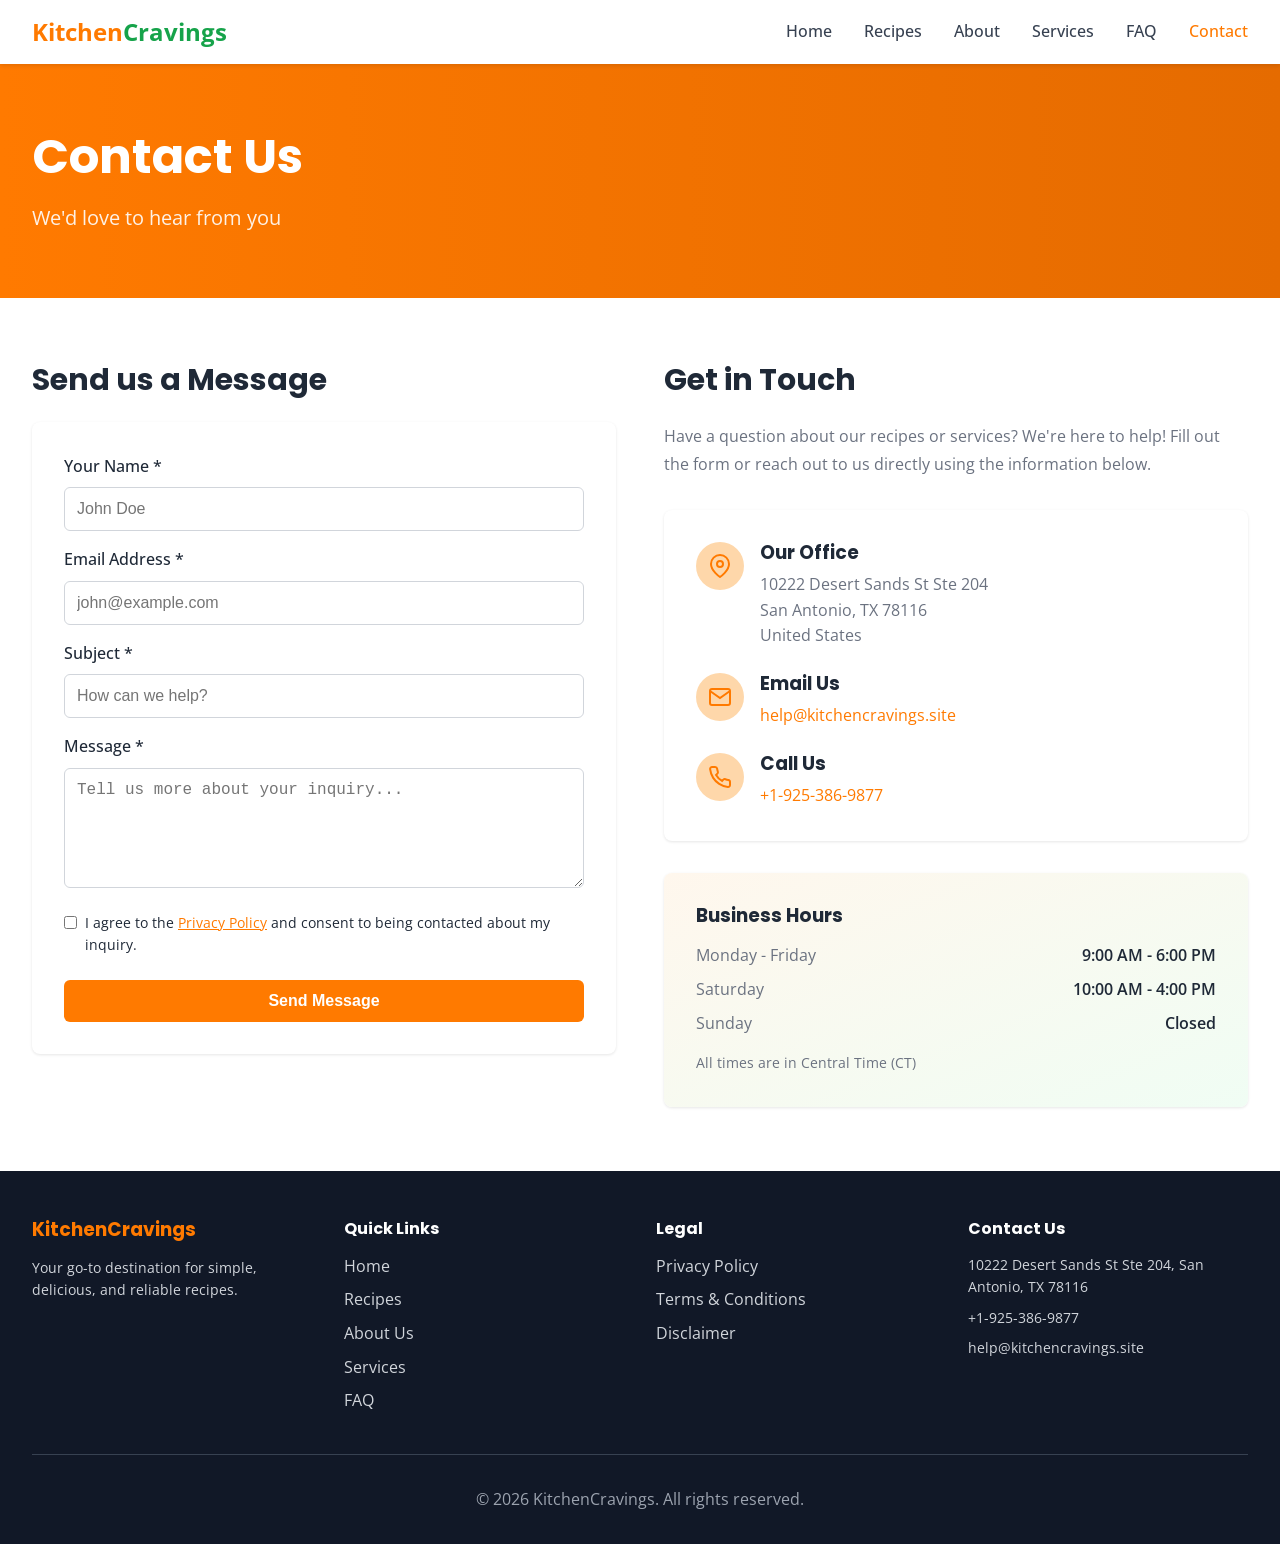
<file: contact.html>
<!DOCTYPE html>
<html lang="en">
<head>
  <meta charset="UTF-8">
  <meta name="viewport" content="width=device-width, initial-scale=1.0">
  <title>Contact Us - KitchenCravings</title>
  <meta name="description" content="Get in touch with KitchenCravings. We're here to help with any questions about our recipes and services.">
  <link href="https://fonts.googleapis.com/css2?family=Poppins:wght@400;600;700&family=Open+Sans:wght@400;600&display=swap" rel="stylesheet">
  <link rel="stylesheet" href="css/main.css">
</head>
<body>
  <!-- Header -->
  <header class="header">
    <div class="container header-container">
      <a href="index.html" class="logo">
        <span class="logo-orange">Kitchen</span><span class="logo-green">Cravings</span>
      </a>
      
      <nav class="nav-desktop">
        <a href="index.html" class="nav-link">Home</a>
        <a href="recipes.html" class="nav-link">Recipes</a>
        <a href="about.html" class="nav-link">About</a>
        <a href="services.html" class="nav-link">Services</a>
        <a href="faq.html" class="nav-link">FAQ</a>
        <a href="contact.html" class="nav-link active">Contact</a>
      </nav>
      
      <button class="mobile-menu-btn" id="mobile-menu-btn">
        <svg width="24" height="24" fill="none" stroke="currentColor" stroke-width="2">
          <path d="M4 6h16M4 12h16M4 18h16"/>
        </svg>
      </button>
    </div>
    
    <nav class="nav-mobile" id="mobile-menu">
      <a href="index.html" class="nav-link">Home</a>
      <a href="recipes.html" class="nav-link">Recipes</a>
      <a href="about.html" class="nav-link">About</a>
      <a href="services.html" class="nav-link">Services</a>
      <a href="faq.html" class="nav-link">FAQ</a>
      <a href="contact.html" class="nav-link">Contact</a>
    </nav>
  </header>

  <!-- Page Header -->
  <div class="page-header">
    <div class="container">
      <h1>Contact Us</h1>
      <p style="font-size: 1.25rem; opacity: 0.9;">We'd love to hear from you</p>
    </div>
  </div>

  <!-- Contact Section -->
  <section class="section section-white">
    <div class="container">
      <div class="grid grid-md-2" style="gap: 3rem;">
        <!-- Contact Form -->
        <div>
          <h2 style="font-size: 1.875rem; font-weight: 700; margin-bottom: 1.5rem;">Send us a Message</h2>
          <form id="contact-form" class="card" style="padding: 2rem;">
            <div class="form-group">
              <label class="form-label">Your Name *</label>
              <input type="text" name="name" class="form-input" placeholder="John Doe" required>
            </div>
            
            <div class="form-group">
              <label class="form-label">Email Address *</label>
              <input type="email" name="email" class="form-input" placeholder="john@example.com" required>
            </div>
            
            <div class="form-group">
              <label class="form-label">Subject *</label>
              <input type="text" name="subject" class="form-input" placeholder="How can we help?" required>
            </div>
            
            <div class="form-group">
              <label class="form-label">Message *</label>
              <textarea name="message" class="form-textarea" placeholder="Tell us more about your inquiry..." required></textarea>
            </div>
            
            <div class="checkbox-group" style="margin-bottom: 1.5rem;">
              <input type="checkbox" id="contact-consent" name="consent" required>
              <label for="contact-consent" style="font-size: 0.875rem;">
                I agree to the <a href="privacy.html" style="color: #ff7a00; text-decoration: underline;">Privacy Policy</a> and consent to being contacted about my inquiry.
              </label>
            </div>
            
            <button type="submit" class="btn btn-primary" style="width: 100%;">Send Message</button>
          </form>
        </div>

        <!-- Contact Information -->
        <div>
          <h2 style="font-size: 1.875rem; font-weight: 700; margin-bottom: 1.5rem;">Get in Touch</h2>
          <p style="color: #6b7280; margin-bottom: 2rem; line-height: 1.75;">
            Have a question about our recipes or services? We're here to help! Fill out the form or reach out to us directly using the information below.
          </p>

          <div class="card" style="padding: 2rem; margin-bottom: 2rem;">
            <div style="display: flex; align-items: start; gap: 1rem; margin-bottom: 1.5rem;">
              <div style="width: 3rem; height: 3rem; background-color: #fed7aa; border-radius: 50%; display: flex; align-items: center; justify-content: center; flex-shrink: 0;">
                <svg width="24" height="24" fill="none" stroke="#ff7a00" stroke-width="2">
                  <path d="M21 10c0 7-9 13-9 13s-9-6-9-13a9 9 0 0 1 18 0z"/><circle cx="12" cy="10" r="3"/>
                </svg>
              </div>
              <div>
                <h3 style="font-weight: 700; margin-bottom: 0.5rem;">Our Office</h3>
                <p style="color: #6b7280;">10222 Desert Sands St Ste 204<br>San Antonio, TX 78116<br>United States</p>
              </div>
            </div>

            <div style="display: flex; align-items: start; gap: 1rem; margin-bottom: 1.5rem;">
              <div style="width: 3rem; height: 3rem; background-color: #fed7aa; border-radius: 50%; display: flex; align-items: center; justify-content: center; flex-shrink: 0;">
                <svg width="24" height="24" fill="none" stroke="#ff7a00" stroke-width="2">
                  <path d="M4 4h16c1.1 0 2 .9 2 2v12c0 1.1-.9 2-2 2H4c-1.1 0-2-.9-2-2V6c0-1.1.9-2 2-2z"/><polyline points="22,6 12,13 2,6"/>
                </svg>
              </div>
              <div>
                <h3 style="font-weight: 700; margin-bottom: 0.5rem;">Email Us</h3>
                <p style="color: #6b7280;"><a href="mailto:help@kitchencravings.site" style="color: #ff7a00;">help@kitchencravings.site</a></p>
              </div>
            </div>

            <div style="display: flex; align-items: start; gap: 1rem;">
              <div style="width: 3rem; height: 3rem; background-color: #fed7aa; border-radius: 50%; display: flex; align-items: center; justify-content: center; flex-shrink: 0;">
                <svg width="24" height="24" fill="none" stroke="#ff7a00" stroke-width="2">
                  <path d="M22 16.92v3a2 2 0 0 1-2.18 2 19.79 19.79 0 0 1-8.63-3.07 19.5 19.5 0 0 1-6-6 19.79 19.79 0 0 1-3.07-8.67A2 2 0 0 1 4.11 2h3a2 2 0 0 1 2 1.72 12.84 12.84 0 0 0 .7 2.81 2 2 0 0 1-.45 2.11L8.09 9.91a16 16 0 0 0 6 6l1.27-1.27a2 2 0 0 1 2.11-.45 12.84 12.84 0 0 0 2.81.7A2 2 0 0 1 22 16.92z"/>
                </svg>
              </div>
              <div>
                <h3 style="font-weight: 700; margin-bottom: 0.5rem;">Call Us</h3>
                <p style="color: #6b7280;"><a href="tel:+19253869877" style="color: #ff7a00;">+1-925-386-9877</a></p>
              </div>
            </div>
          </div>

          <div class="card" style="padding: 2rem; background: linear-gradient(to bottom right, #fff7ed, #f0fdf4);">
            <h3 style="font-weight: 700; margin-bottom: 1rem;">Business Hours</h3>
            <div style="display: flex; justify-content: space-between; margin-bottom: 0.5rem;">
              <span style="color: #6b7280;">Monday - Friday</span>
              <span style="font-weight: 600;">9:00 AM - 6:00 PM</span>
            </div>
            <div style="display: flex; justify-content: space-between; margin-bottom: 0.5rem;">
              <span style="color: #6b7280;">Saturday</span>
              <span style="font-weight: 600;">10:00 AM - 4:00 PM</span>
            </div>
            <div style="display: flex; justify-content: space-between;">
              <span style="color: #6b7280;">Sunday</span>
              <span style="font-weight: 600;">Closed</span>
            </div>
            <p style="font-size: 0.875rem; color: #6b7280; margin-top: 1rem;">All times are in Central Time (CT)</p>
          </div>
        </div>
      </div>
    </div>
  </section>

  <!-- Footer -->
  <footer class="footer">
    <div class="container">
      <div class="footer-grid">
        <div>
          <h3 class="text-orange">KitchenCravings</h3>
          <p style="color: #d1d5db; font-size: 0.875rem;">Your go-to destination for simple, delicious, and reliable recipes.</p>
        </div>
        <div>
          <h4>Quick Links</h4>
          <ul class="footer-links">
            <li><a href="index.html">Home</a></li>
            <li><a href="recipes.html">Recipes</a></li>
            <li><a href="about.html">About Us</a></li>
            <li><a href="services.html">Services</a></li>
            <li><a href="faq.html">FAQ</a></li>
          </ul>
        </div>
        <div>
          <h4>Legal</h4>
          <ul class="footer-links">
            <li><a href="privacy.html">Privacy Policy</a></li>
            <li><a href="terms.html">Terms & Conditions</a></li>
            <li><a href="disclaimer.html">Disclaimer</a></li>
          </ul>
        </div>
        <div>
          <h4>Contact Us</h4>
          <p style="color: #d1d5db; font-size: 0.875rem; margin-bottom: 0.5rem;">10222 Desert Sands St Ste 204, San Antonio, TX 78116</p>
          <p style="color: #d1d5db; font-size: 0.875rem; margin-bottom: 0.5rem;"><a href="tel:+19253869877">+1-925-386-9877</a></p>
          <p style="color: #d1d5db; font-size: 0.875rem;"><a href="mailto:help@kitchencravings.site">help@kitchencravings.site</a></p>
        </div>
      </div>
      <div class="footer-bottom">
        <p>&copy; 2026 KitchenCravings. All rights reserved.</p>
      </div>
    </div>
  </footer>

  <script src="js/main.js"></script>
</body>
</html>
</file>
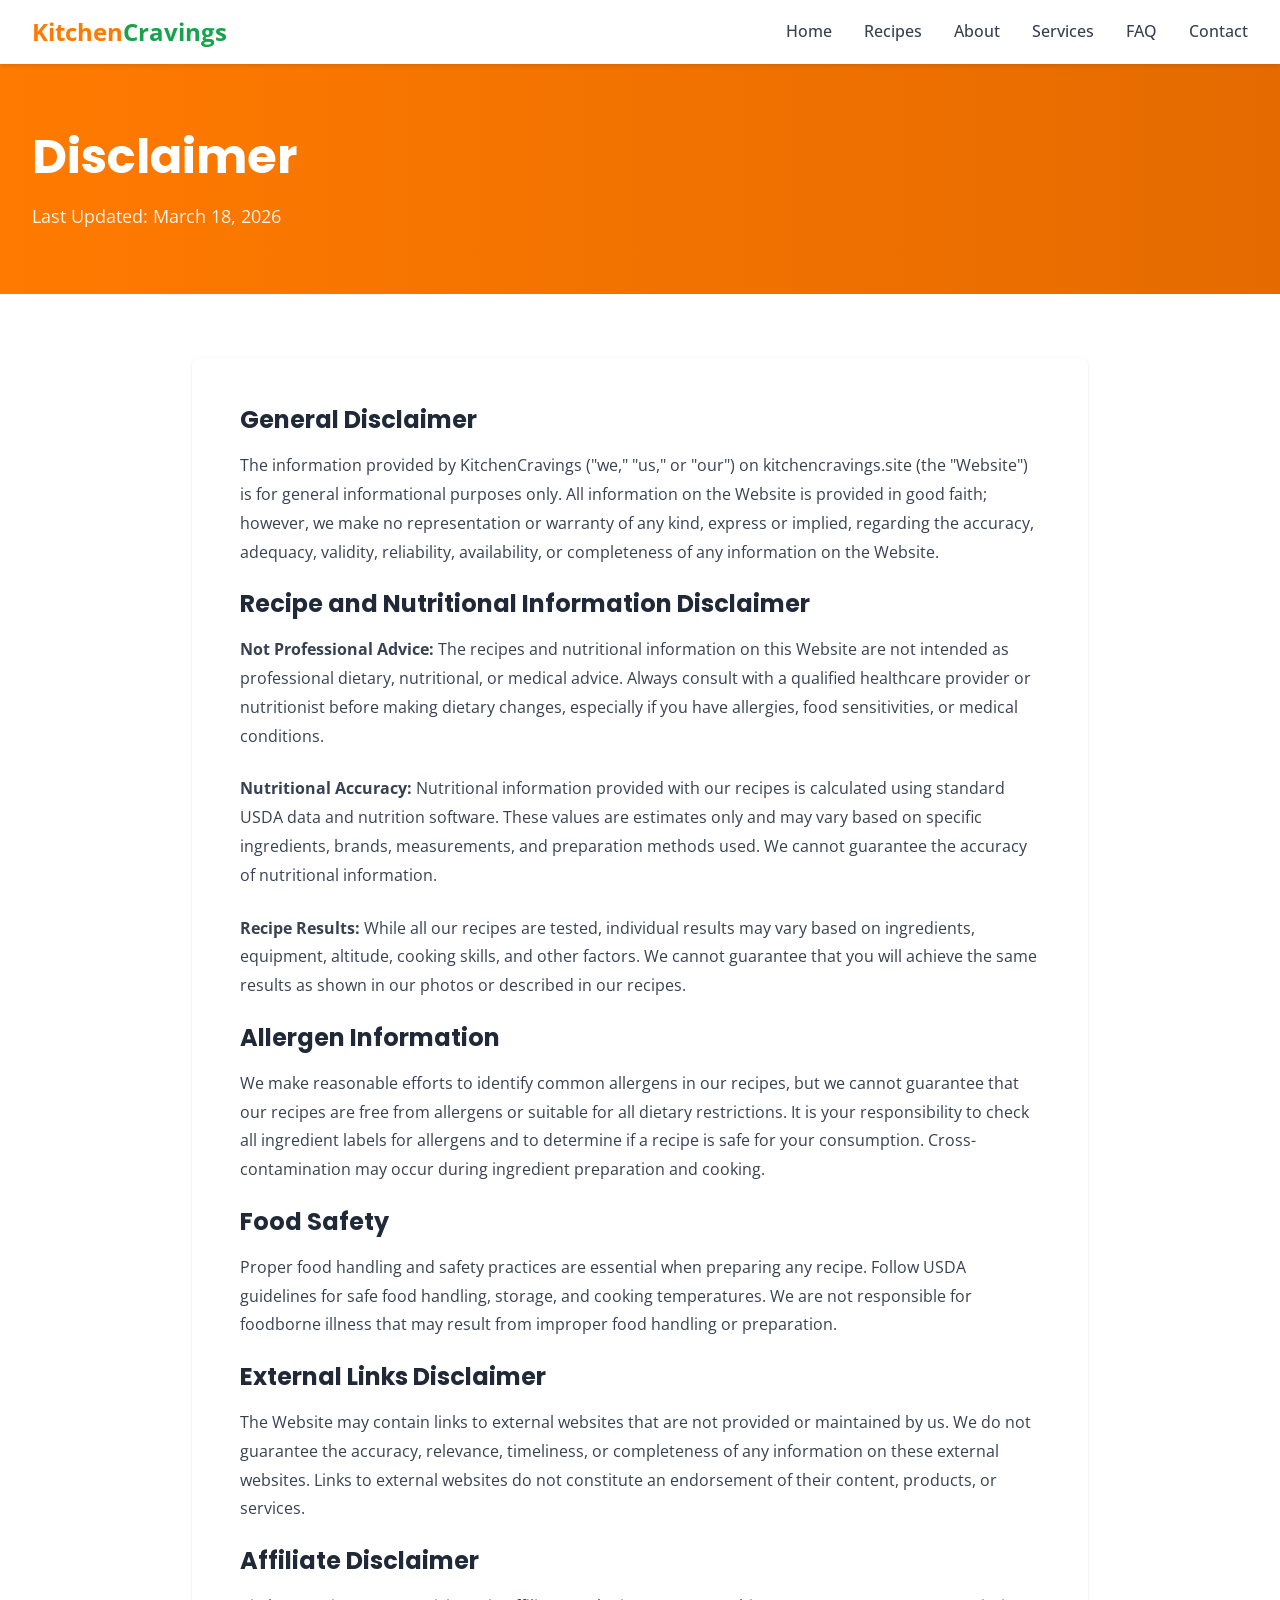
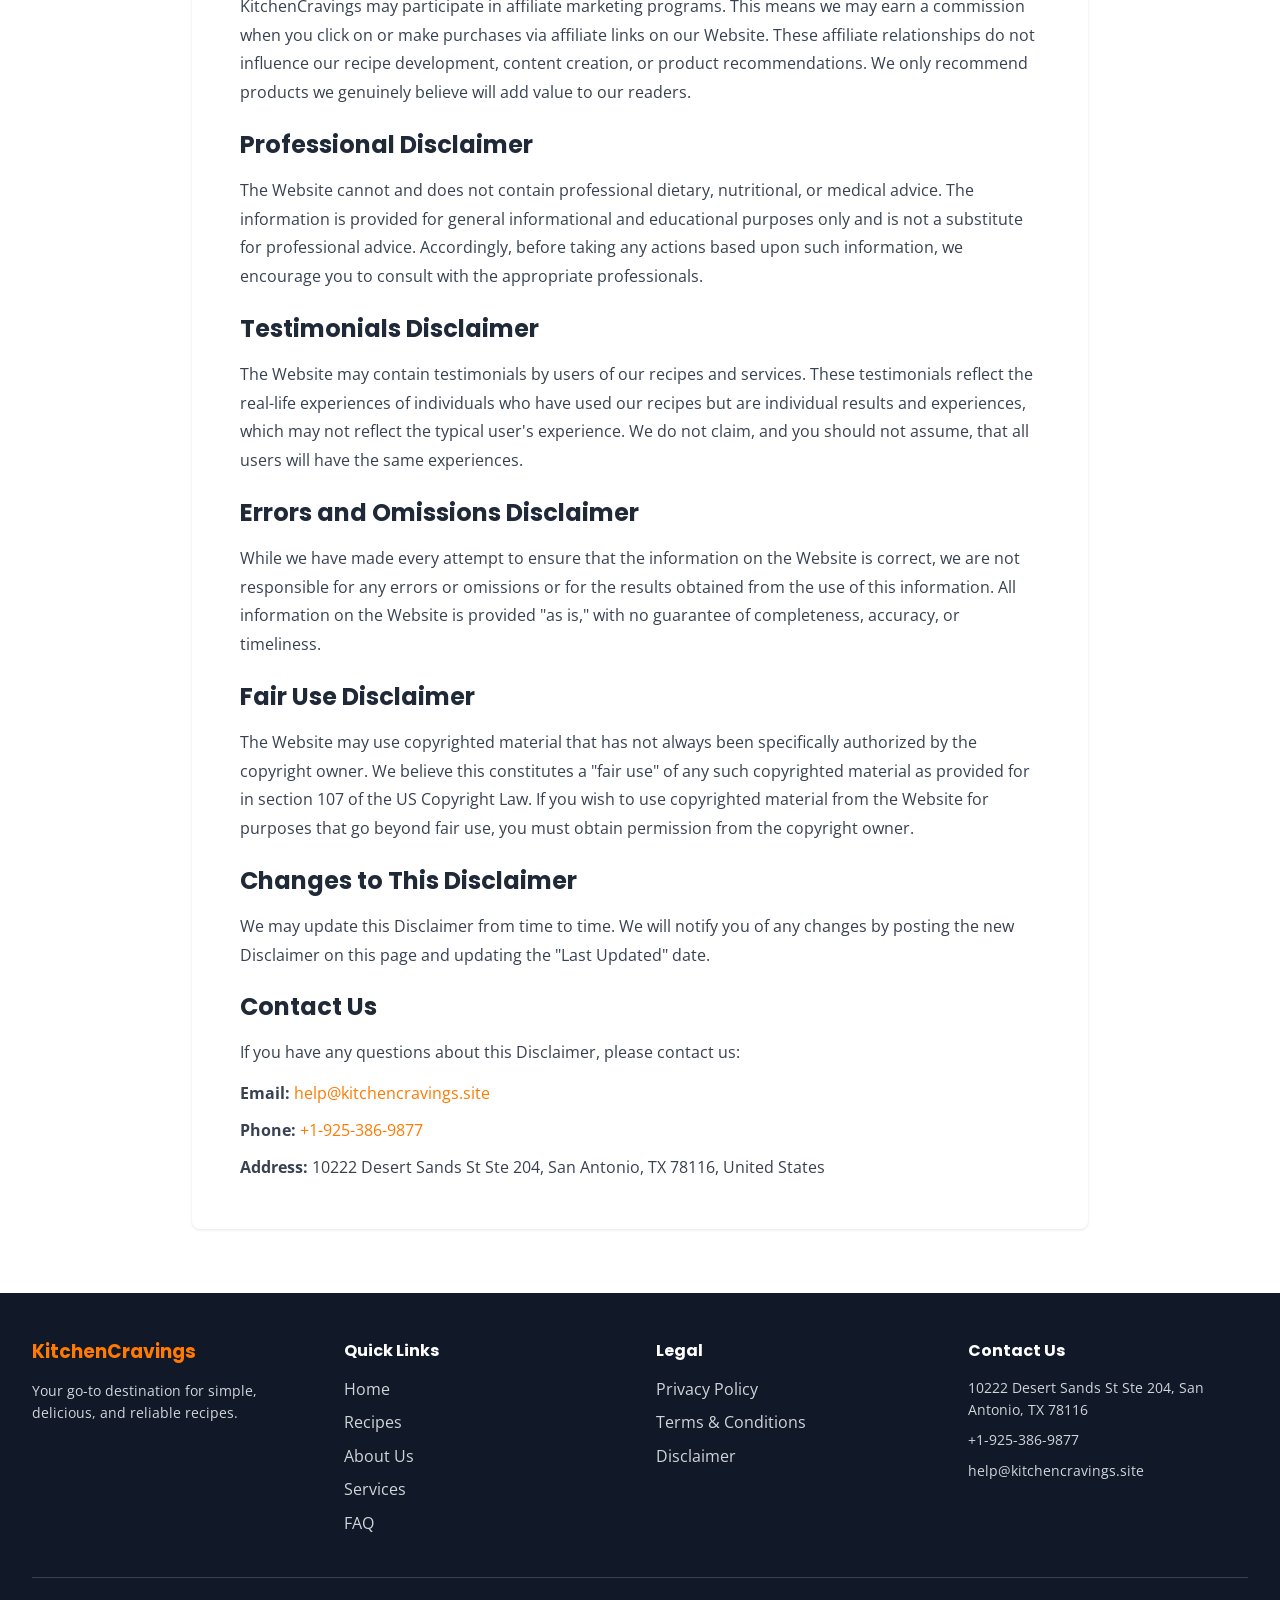
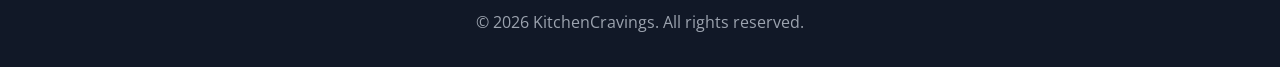
<file: disclaimer.html>
<!DOCTYPE html>
<html lang="en">
<head>
  <meta charset="UTF-8">
  <meta name="viewport" content="width=device-width, initial-scale=1.0">
  <title>Disclaimer - KitchenCravings</title>
  <meta name="description" content="Disclaimer for KitchenCravings recipes and nutritional information.">
  <link href="https://fonts.googleapis.com/css2?family=Poppins:wght@400;600;700&family=Open+Sans:wght@400;600&display=swap" rel="stylesheet">
  <link rel="stylesheet" href="css/main.css">
</head>
<body>
  <!-- Header -->
  <header class="header">
    <div class="container header-container">
      <a href="index.html" class="logo">
        <span class="logo-orange">Kitchen</span><span class="logo-green">Cravings</span>
      </a>
      
      <nav class="nav-desktop">
        <a href="index.html" class="nav-link">Home</a>
        <a href="recipes.html" class="nav-link">Recipes</a>
        <a href="about.html" class="nav-link">About</a>
        <a href="services.html" class="nav-link">Services</a>
        <a href="faq.html" class="nav-link">FAQ</a>
        <a href="contact.html" class="nav-link">Contact</a>
      </nav>
      
      <button class="mobile-menu-btn" id="mobile-menu-btn">
        <svg width="24" height="24" fill="none" stroke="currentColor" stroke-width="2">
          <path d="M4 6h16M4 12h16M4 18h16"/>
        </svg>
      </button>
    </div>
    
    <nav class="nav-mobile" id="mobile-menu">
      <a href="index.html" class="nav-link">Home</a>
      <a href="recipes.html" class="nav-link">Recipes</a>
      <a href="about.html" class="nav-link">About</a>
      <a href="services.html" class="nav-link">Services</a>
      <a href="faq.html" class="nav-link">FAQ</a>
      <a href="contact.html" class="nav-link">Contact</a>
    </nav>
  </header>

  <!-- Page Header -->
  <div class="page-header">
    <div class="container">
      <h1>Disclaimer</h1>
      <p style="font-size: 1.125rem; opacity: 0.9;">Last Updated: March 18, 2026</p>
    </div>
  </div>

  <!-- Disclaimer Content -->
  <section class="section section-white">
    <div class="container">
      <div class="card" style="padding: 3rem; max-width: 56rem; margin: 0 auto;">
        <div style="line-height: 1.8; color: #374151;">
          <h2 style="font-size: 1.5rem; font-weight: 700; margin-bottom: 1rem; color: #1f2937;">General Disclaimer</h2>
          <p style="margin-bottom: 1.5rem;">
            The information provided by KitchenCravings ("we," "us," or "our") on kitchencravings.site (the "Website") is for general informational purposes only. All information on the Website is provided in good faith; however, we make no representation or warranty of any kind, express or implied, regarding the accuracy, adequacy, validity, reliability, availability, or completeness of any information on the Website.
          </p>

          <h2 style="font-size: 1.5rem; font-weight: 700; margin-bottom: 1rem; color: #1f2937;">Recipe and Nutritional Information Disclaimer</h2>
          <p style="margin-bottom: 1.5rem;">
            <strong>Not Professional Advice:</strong> The recipes and nutritional information on this Website are not intended as professional dietary, nutritional, or medical advice. Always consult with a qualified healthcare provider or nutritionist before making dietary changes, especially if you have allergies, food sensitivities, or medical conditions.
          </p>
          <p style="margin-bottom: 1.5rem;">
            <strong>Nutritional Accuracy:</strong> Nutritional information provided with our recipes is calculated using standard USDA data and nutrition software. These values are estimates only and may vary based on specific ingredients, brands, measurements, and preparation methods used. We cannot guarantee the accuracy of nutritional information.
          </p>
          <p style="margin-bottom: 1.5rem;">
            <strong>Recipe Results:</strong> While all our recipes are tested, individual results may vary based on ingredients, equipment, altitude, cooking skills, and other factors. We cannot guarantee that you will achieve the same results as shown in our photos or described in our recipes.
          </p>

          <h2 style="font-size: 1.5rem; font-weight: 700; margin-bottom: 1rem; color: #1f2937;">Allergen Information</h2>
          <p style="margin-bottom: 1.5rem;">
            We make reasonable efforts to identify common allergens in our recipes, but we cannot guarantee that our recipes are free from allergens or suitable for all dietary restrictions. It is your responsibility to check all ingredient labels for allergens and to determine if a recipe is safe for your consumption. Cross-contamination may occur during ingredient preparation and cooking.
          </p>

          <h2 style="font-size: 1.5rem; font-weight: 700; margin-bottom: 1rem; color: #1f2937;">Food Safety</h2>
          <p style="margin-bottom: 1.5rem;">
            Proper food handling and safety practices are essential when preparing any recipe. Follow USDA guidelines for safe food handling, storage, and cooking temperatures. We are not responsible for foodborne illness that may result from improper food handling or preparation.
          </p>

          <h2 style="font-size: 1.5rem; font-weight: 700; margin-bottom: 1rem; color: #1f2937;">External Links Disclaimer</h2>
          <p style="margin-bottom: 1.5rem;">
            The Website may contain links to external websites that are not provided or maintained by us. We do not guarantee the accuracy, relevance, timeliness, or completeness of any information on these external websites. Links to external websites do not constitute an endorsement of their content, products, or services.
          </p>

          <h2 style="font-size: 1.5rem; font-weight: 700; margin-bottom: 1rem; color: #1f2937;">Affiliate Disclaimer</h2>
          <p style="margin-bottom: 1.5rem;">
            KitchenCravings may participate in affiliate marketing programs. This means we may earn a commission when you click on or make purchases via affiliate links on our Website. These affiliate relationships do not influence our recipe development, content creation, or product recommendations. We only recommend products we genuinely believe will add value to our readers.
          </p>

          <h2 style="font-size: 1.5rem; font-weight: 700; margin-bottom: 1rem; color: #1f2937;">Professional Disclaimer</h2>
          <p style="margin-bottom: 1.5rem;">
            The Website cannot and does not contain professional dietary, nutritional, or medical advice. The information is provided for general informational and educational purposes only and is not a substitute for professional advice. Accordingly, before taking any actions based upon such information, we encourage you to consult with the appropriate professionals.
          </p>

          <h2 style="font-size: 1.5rem; font-weight: 700; margin-bottom: 1rem; color: #1f2937;">Testimonials Disclaimer</h2>
          <p style="margin-bottom: 1.5rem;">
            The Website may contain testimonials by users of our recipes and services. These testimonials reflect the real-life experiences of individuals who have used our recipes but are individual results and experiences, which may not reflect the typical user's experience. We do not claim, and you should not assume, that all users will have the same experiences.
          </p>

          <h2 style="font-size: 1.5rem; font-weight: 700; margin-bottom: 1rem; color: #1f2937;">Errors and Omissions Disclaimer</h2>
          <p style="margin-bottom: 1.5rem;">
            While we have made every attempt to ensure that the information on the Website is correct, we are not responsible for any errors or omissions or for the results obtained from the use of this information. All information on the Website is provided "as is," with no guarantee of completeness, accuracy, or timeliness.
          </p>

          <h2 style="font-size: 1.5rem; font-weight: 700; margin-bottom: 1rem; color: #1f2937;">Fair Use Disclaimer</h2>
          <p style="margin-bottom: 1.5rem;">
            The Website may use copyrighted material that has not always been specifically authorized by the copyright owner. We believe this constitutes a "fair use" of any such copyrighted material as provided for in section 107 of the US Copyright Law. If you wish to use copyrighted material from the Website for purposes that go beyond fair use, you must obtain permission from the copyright owner.
          </p>

          <h2 style="font-size: 1.5rem; font-weight: 700; margin-bottom: 1rem; color: #1f2937;">Changes to This Disclaimer</h2>
          <p style="margin-bottom: 1.5rem;">
            We may update this Disclaimer from time to time. We will notify you of any changes by posting the new Disclaimer on this page and updating the "Last Updated" date.
          </p>

          <h2 style="font-size: 1.5rem; font-weight: 700; margin-bottom: 1rem; color: #1f2937;">Contact Us</h2>
          <p style="margin-bottom: 0.75rem;">If you have any questions about this Disclaimer, please contact us:</p>
          <p style="margin-bottom: 0.5rem;"><strong>Email:</strong> <a href="mailto:help@kitchencravings.site" style="color: #ff7a00;">help@kitchencravings.site</a></p>
          <p style="margin-bottom: 0.5rem;"><strong>Phone:</strong> <a href="tel:+19253869877" style="color: #ff7a00;">+1-925-386-9877</a></p>
          <p><strong>Address:</strong> 10222 Desert Sands St Ste 204, San Antonio, TX 78116, United States</p>
        </div>
      </div>
    </div>
  </section>

  <!-- Footer -->
  <footer class="footer">
    <div class="container">
      <div class="footer-grid">
        <div>
          <h3 class="text-orange">KitchenCravings</h3>
          <p style="color: #d1d5db; font-size: 0.875rem;">Your go-to destination for simple, delicious, and reliable recipes.</p>
        </div>
        <div>
          <h4>Quick Links</h4>
          <ul class="footer-links">
            <li><a href="index.html">Home</a></li>
            <li><a href="recipes.html">Recipes</a></li>
            <li><a href="about.html">About Us</a></li>
            <li><a href="services.html">Services</a></li>
            <li><a href="faq.html">FAQ</a></li>
          </ul>
        </div>
        <div>
          <h4>Legal</h4>
          <ul class="footer-links">
            <li><a href="privacy.html">Privacy Policy</a></li>
            <li><a href="terms.html">Terms & Conditions</a></li>
            <li><a href="disclaimer.html">Disclaimer</a></li>
          </ul>
        </div>
        <div>
          <h4>Contact Us</h4>
          <p style="color: #d1d5db; font-size: 0.875rem; margin-bottom: 0.5rem;">10222 Desert Sands St Ste 204, San Antonio, TX 78116</p>
          <p style="color: #d1d5db; font-size: 0.875rem; margin-bottom: 0.5rem;"><a href="tel:+19253869877">+1-925-386-9877</a></p>
          <p style="color: #d1d5db; font-size: 0.875rem;"><a href="mailto:help@kitchencravings.site">help@kitchencravings.site</a></p>
        </div>
      </div>
      <div class="footer-bottom">
        <p>&copy; 2026 KitchenCravings. All rights reserved.</p>
      </div>
    </div>
  </footer>

  <script src="js/main.js"></script>
</body>
</html>
</file>
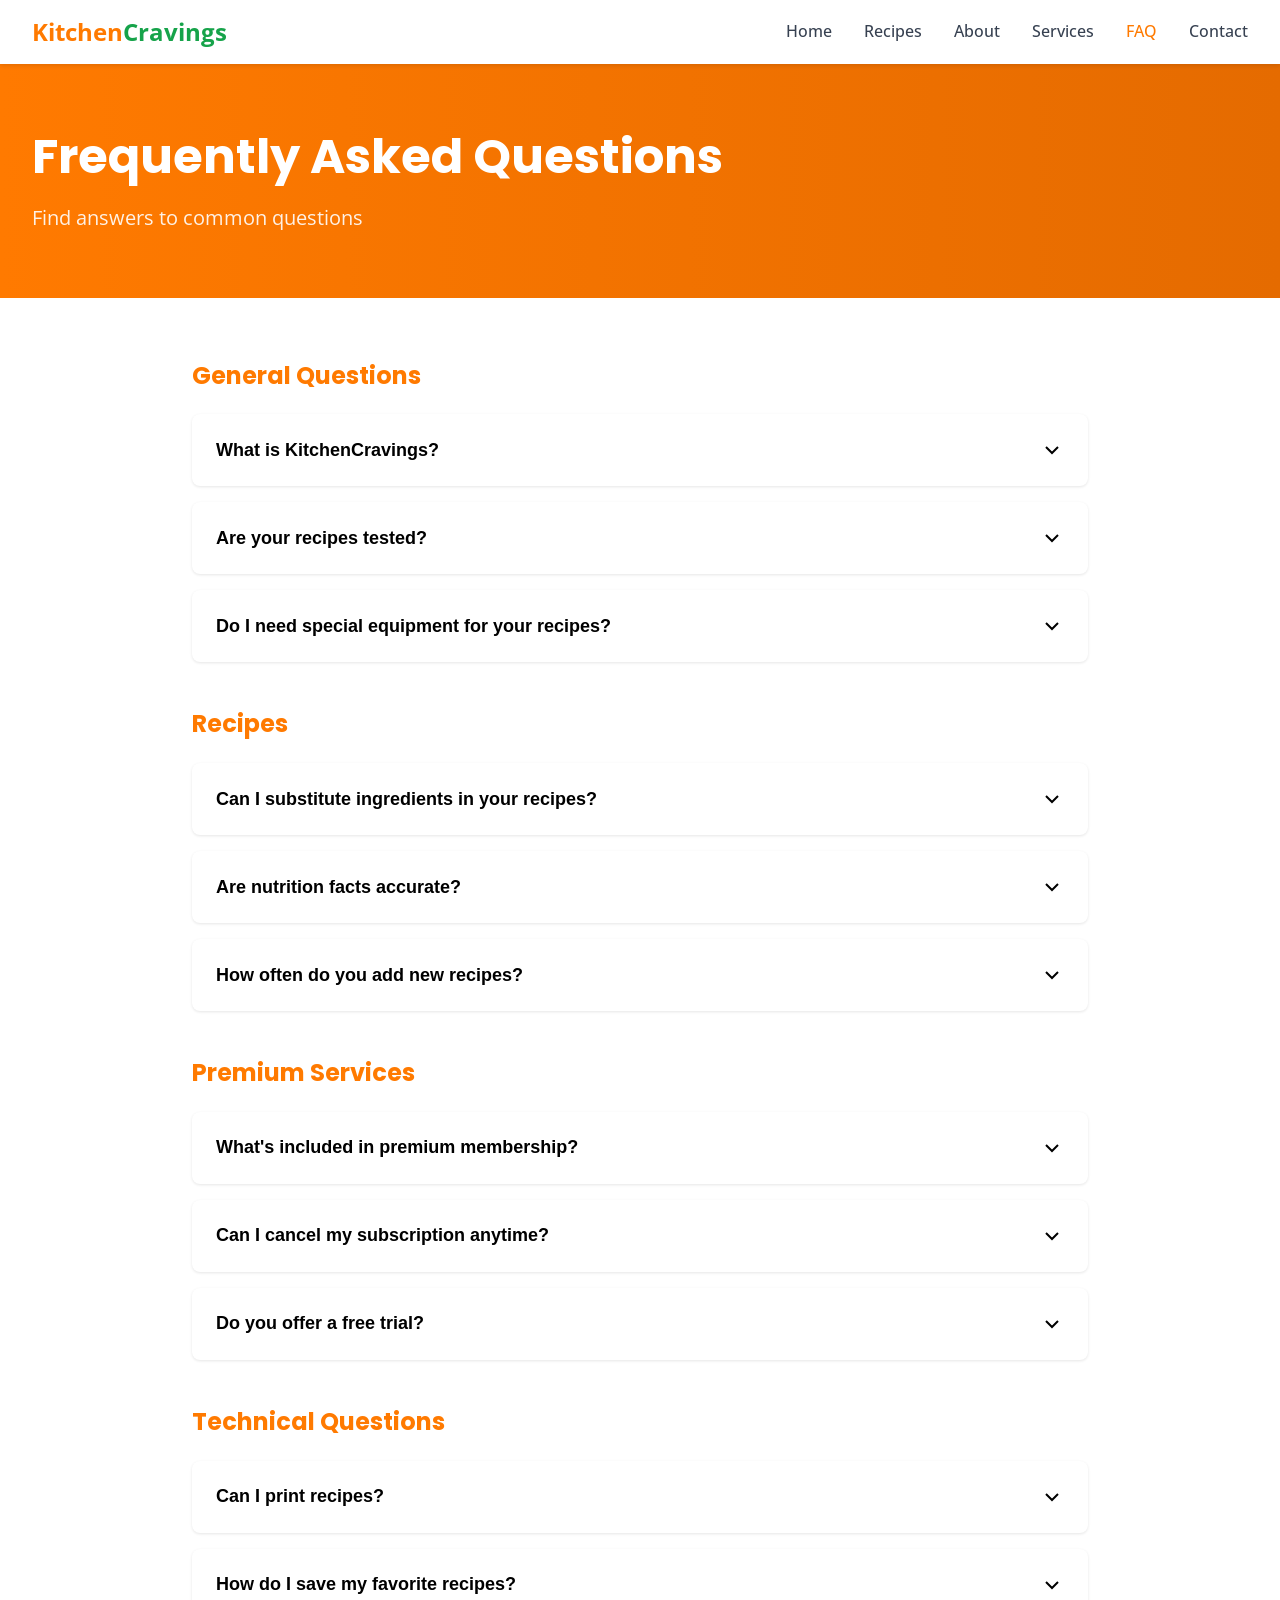
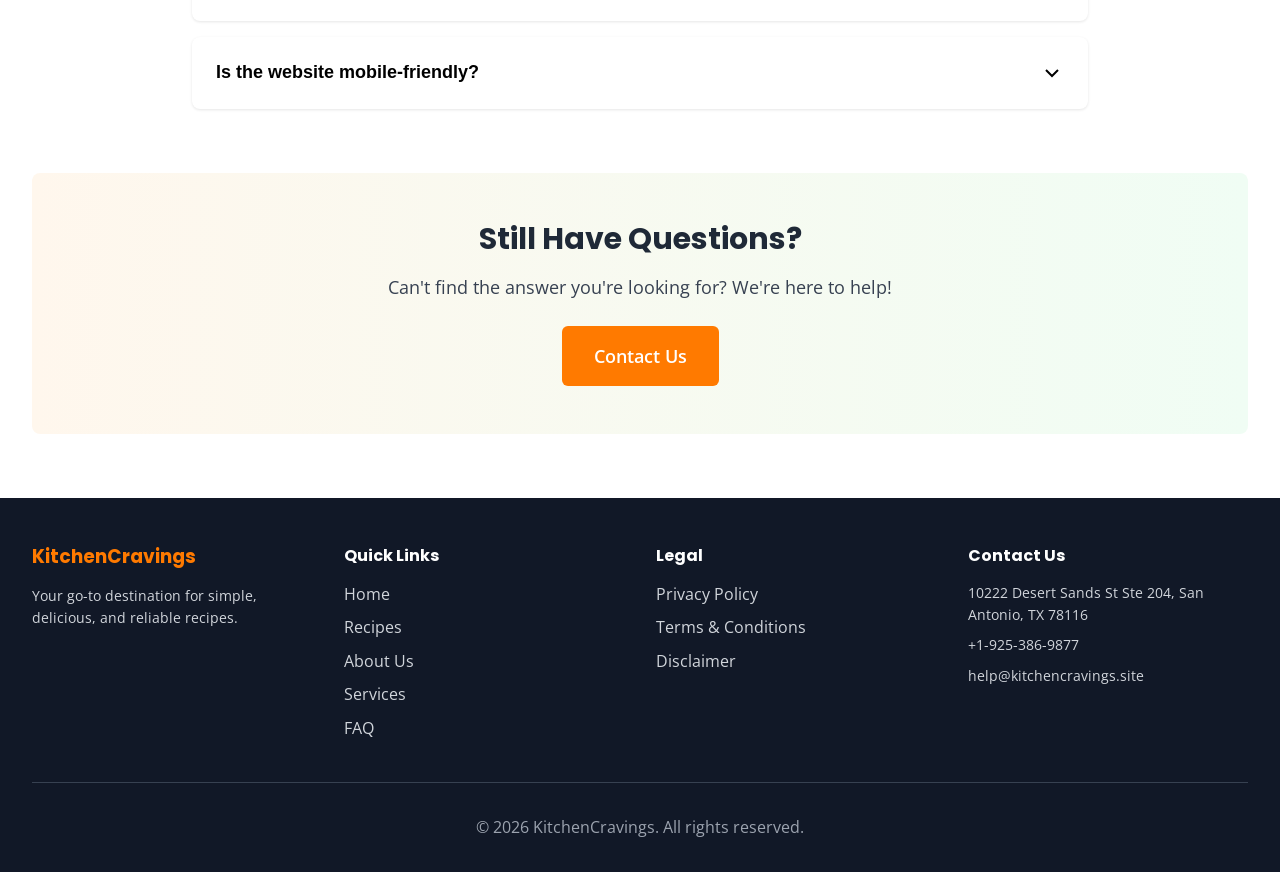
<file: faq.html>
<!DOCTYPE html>
<html lang="en">
<head>
  <meta charset="UTF-8">
  <meta name="viewport" content="width=device-width, initial-scale=1.0">
  <title>FAQ - KitchenCravings</title>
  <meta name="description" content="Frequently asked questions about KitchenCravings recipes, meal plans, and services.">
  <link href="https://fonts.googleapis.com/css2?family=Poppins:wght@400;600;700&family=Open+Sans:wght@400;600&display=swap" rel="stylesheet">
  <link rel="stylesheet" href="css/main.css">
</head>
<body>
  <!-- Header -->
  <header class="header">
    <div class="container header-container">
      <a href="index.html" class="logo">
        <span class="logo-orange">Kitchen</span><span class="logo-green">Cravings</span>
      </a>
      
      <nav class="nav-desktop">
        <a href="index.html" class="nav-link">Home</a>
        <a href="recipes.html" class="nav-link">Recipes</a>
        <a href="about.html" class="nav-link">About</a>
        <a href="services.html" class="nav-link">Services</a>
        <a href="faq.html" class="nav-link active">FAQ</a>
        <a href="contact.html" class="nav-link">Contact</a>
      </nav>
      
      <button class="mobile-menu-btn" id="mobile-menu-btn">
        <svg width="24" height="24" fill="none" stroke="currentColor" stroke-width="2">
          <path d="M4 6h16M4 12h16M4 18h16"/>
        </svg>
      </button>
    </div>
    
    <nav class="nav-mobile" id="mobile-menu">
      <a href="index.html" class="nav-link">Home</a>
      <a href="recipes.html" class="nav-link">Recipes</a>
      <a href="about.html" class="nav-link">About</a>
      <a href="services.html" class="nav-link">Services</a>
      <a href="faq.html" class="nav-link">FAQ</a>
      <a href="contact.html" class="nav-link">Contact</a>
    </nav>
  </header>

  <!-- Page Header -->
  <div class="page-header">
    <div class="container">
      <h1>Frequently Asked Questions</h1>
      <p style="font-size: 1.25rem; opacity: 0.9;">Find answers to common questions</p>
    </div>
  </div>

  <!-- FAQ Section -->
  <section class="section section-white">
    <div class="container">
      <div style="max-width: 56rem; margin: 0 auto;">
        <!-- General Questions -->
        <div style="margin-bottom: 3rem;">
          <h2 style="font-size: 1.5rem; font-weight: 700; margin-bottom: 1.5rem; color: #ff7a00;">General Questions</h2>
          
          <div class="accordion-item">
            <button class="accordion-header">
              <span>What is KitchenCravings?</span>
              <svg width="24" height="24" fill="none" stroke="currentColor" stroke-width="2">
                <polyline points="6 9 12 15 18 9"/>
              </svg>
            </button>
            <div class="accordion-content">
              <p style="color: #6b7280; line-height: 1.75;">
                KitchenCravings is your go-to destination for simple, delicious, and reliable recipes made for everyday cooking in American homes. We provide tested recipes, meal plans, and cooking guides to help you become a more confident home cook.
              </p>
            </div>
          </div>

          <div class="accordion-item">
            <button class="accordion-header">
              <span>Are your recipes tested?</span>
              <svg width="24" height="24" fill="none" stroke="currentColor" stroke-width="2">
                <polyline points="6 9 12 15 18 9"/>
              </svg>
            </button>
            <div class="accordion-content">
              <p style="color: #6b7280; line-height: 1.75;">
                Yes! Every recipe on KitchenCravings is tested at least three times in real home kitchens before publication. We ensure that all recipes work with standard kitchen equipment and easily accessible ingredients.
              </p>
            </div>
          </div>

          <div class="accordion-item">
            <button class="accordion-header">
              <span>Do I need special equipment for your recipes?</span>
              <svg width="24" height="24" fill="none" stroke="currentColor" stroke-width="2">
                <polyline points="6 9 12 15 18 9"/>
              </svg>
            </button>
            <div class="accordion-content">
              <p style="color: #6b7280; line-height: 1.75;">
                No! Our recipes are designed for home cooks using standard kitchen equipment. We occasionally suggest helpful tools, but we always provide alternatives if you don't have them.
              </p>
            </div>
          </div>
        </div>

        <!-- Recipes -->
        <div style="margin-bottom: 3rem;">
          <h2 style="font-size: 1.5rem; font-weight: 700; margin-bottom: 1.5rem; color: #ff7a00;">Recipes</h2>
          
          <div class="accordion-item">
            <button class="accordion-header">
              <span>Can I substitute ingredients in your recipes?</span>
              <svg width="24" height="24" fill="none" stroke="currentColor" stroke-width="2">
                <polyline points="6 9 12 15 18 9"/>
              </svg>
            </button>
            <div class="accordion-content">
              <p style="color: #6b7280; line-height: 1.75;">
                Absolutely! Many of our recipes include common substitutions in the notes. For specific substitution questions, feel free to contact us. We're happy to help you adapt recipes to your dietary needs or what you have on hand.
              </p>
            </div>
          </div>

          <div class="accordion-item">
            <button class="accordion-header">
              <span>Are nutrition facts accurate?</span>
              <svg width="24" height="24" fill="none" stroke="currentColor" stroke-width="2">
                <polyline points="6 9 12 15 18 9"/>
              </svg>
            </button>
            <div class="accordion-content">
              <p style="color: #6b7280; line-height: 1.75;">
                Our nutrition information is calculated using standard USDA data and professional nutrition software. While we strive for accuracy, nutritional values are estimates and may vary based on specific ingredients and preparation methods.
              </p>
            </div>
          </div>

          <div class="accordion-item">
            <button class="accordion-header">
              <span>How often do you add new recipes?</span>
              <svg width="24" height="24" fill="none" stroke="currentColor" stroke-width="2">
                <polyline points="6 9 12 15 18 9"/>
              </svg>
            </button>
            <div class="accordion-content">
              <p style="color: #6b7280; line-height: 1.75;">
                We publish new recipes several times a week! Premium members receive early access to new recipes and exclusive content not available on the free site.
              </p>
            </div>
          </div>
        </div>

        <!-- Premium Services -->
        <div style="margin-bottom: 3rem;">
          <h2 style="font-size: 1.5rem; font-weight: 700; margin-bottom: 1.5rem; color: #ff7a00;">Premium Services</h2>
          
          <div class="accordion-item">
            <button class="accordion-header">
              <span>What's included in premium membership?</span>
              <svg width="24" height="24" fill="none" stroke="currentColor" stroke-width="2">
                <polyline points="6 9 12 15 18 9"/>
              </svg>
            </button>
            <div class="accordion-content">
              <p style="color: #6b7280; line-height: 1.75; margin-bottom: 0.75rem;">
                Premium memberships include:
              </p>
              <ul style="color: #6b7280; line-height: 1.75; padding-left: 1.5rem;">
                <li>Weekly meal plans with shopping lists</li>
                <li>Exclusive recipes and video tutorials</li>
                <li>Custom meal planning based on your preferences</li>
                <li>Priority email support</li>
                <li>Access to our full recipe archive</li>
                <li>Printable recipe cards and meal planners</li>
              </ul>
            </div>
          </div>

          <div class="accordion-item">
            <button class="accordion-header">
              <span>Can I cancel my subscription anytime?</span>
              <svg width="24" height="24" fill="none" stroke="currentColor" stroke-width="2">
                <polyline points="6 9 12 15 18 9"/>
              </svg>
            </button>
            <div class="accordion-content">
              <p style="color: #6b7280; line-height: 1.75;">
                Yes! You can cancel your subscription at any time with no penalties. You'll continue to have access until the end of your current billing period, and we offer a 30-day money-back guarantee if you're not satisfied.
              </p>
            </div>
          </div>

          <div class="accordion-item">
            <button class="accordion-header">
              <span>Do you offer a free trial?</span>
              <svg width="24" height="24" fill="none" stroke="currentColor" stroke-width="2">
                <polyline points="6 9 12 15 18 9"/>
              </svg>
            </button>
            <div class="accordion-content">
              <p style="color: #6b7280; line-height: 1.75;">
                We offer a 30-day money-back guarantee on all premium plans, which works like a free trial. If you're not completely satisfied within the first 30 days, we'll refund your full payment.
              </p>
            </div>
          </div>
        </div>

        <!-- Technical -->
        <div>
          <h2 style="font-size: 1.5rem; font-weight: 700; margin-bottom: 1.5rem; color: #ff7a00;">Technical Questions</h2>
          
          <div class="accordion-item">
            <button class="accordion-header">
              <span>Can I print recipes?</span>
              <svg width="24" height="24" fill="none" stroke="currentColor" stroke-width="2">
                <polyline points="6 9 12 15 18 9"/>
              </svg>
            </button>
            <div class="accordion-content">
              <p style="color: #6b7280; line-height: 1.75;">
                Yes! All our recipes have a print-friendly format. Premium members get access to beautifully designed printable recipe cards.
              </p>
            </div>
          </div>

          <div class="accordion-item">
            <button class="accordion-header">
              <span>How do I save my favorite recipes?</span>
              <svg width="24" height="24" fill="none" stroke="currentColor" stroke-width="2">
                <polyline points="6 9 12 15 18 9"/>
              </svg>
            </button>
            <div class="accordion-content">
              <p style="color: #6b7280; line-height: 1.75;">
                Premium members can save unlimited recipes to their personal collection. Free users can bookmark recipes using their browser's bookmark feature.
              </p>
            </div>
          </div>

          <div class="accordion-item">
            <button class="accordion-header">
              <span>Is the website mobile-friendly?</span>
              <svg width="24" height="24" fill="none" stroke="currentColor" stroke-width="2">
                <polyline points="6 9 12 15 18 9"/>
              </svg>
            </button>
            <div class="accordion-content">
              <p style="color: #6b7280; line-height: 1.75;">
                Absolutely! Our website is fully responsive and optimized for all devices - phones, tablets, and computers. Cook from any device with ease.
              </p>
            </div>
          </div>
        </div>
      </div>

      <!-- Still Have Questions -->
      <div style="margin-top: 4rem; text-align: center; background: linear-gradient(to right, #fff7ed, #f0fdf4); border-radius: 0.5rem; padding: 3rem;">
        <h2 style="font-size: 1.875rem; font-weight: 700; margin-bottom: 1rem;">Still Have Questions?</h2>
        <p style="font-size: 1.125rem; color: #374151; margin-bottom: 1.5rem;">
          Can't find the answer you're looking for? We're here to help!
        </p>
        <a href="contact.html" class="btn btn-primary btn-lg">Contact Us</a>
      </div>
    </div>
  </section>

  <!-- Footer -->
  <footer class="footer">
    <div class="container">
      <div class="footer-grid">
        <div>
          <h3 class="text-orange">KitchenCravings</h3>
          <p style="color: #d1d5db; font-size: 0.875rem;">Your go-to destination for simple, delicious, and reliable recipes.</p>
        </div>
        <div>
          <h4>Quick Links</h4>
          <ul class="footer-links">
            <li><a href="index.html">Home</a></li>
            <li><a href="recipes.html">Recipes</a></li>
            <li><a href="about.html">About Us</a></li>
            <li><a href="services.html">Services</a></li>
            <li><a href="faq.html">FAQ</a></li>
          </ul>
        </div>
        <div>
          <h4>Legal</h4>
          <ul class="footer-links">
            <li><a href="privacy.html">Privacy Policy</a></li>
            <li><a href="terms.html">Terms & Conditions</a></li>
            <li><a href="disclaimer.html">Disclaimer</a></li>
          </ul>
        </div>
        <div>
          <h4>Contact Us</h4>
          <p style="color: #d1d5db; font-size: 0.875rem; margin-bottom: 0.5rem;">10222 Desert Sands St Ste 204, San Antonio, TX 78116</p>
          <p style="color: #d1d5db; font-size: 0.875rem; margin-bottom: 0.5rem;"><a href="tel:+19253869877">+1-925-386-9877</a></p>
          <p style="color: #d1d5db; font-size: 0.875rem;"><a href="mailto:help@kitchencravings.site">help@kitchencravings.site</a></p>
        </div>
      </div>
      <div class="footer-bottom">
        <p>&copy; 2026 KitchenCravings. All rights reserved.</p>
      </div>
    </div>
  </footer>

  <script src="js/main.js"></script>
</body>
</html>
</file>
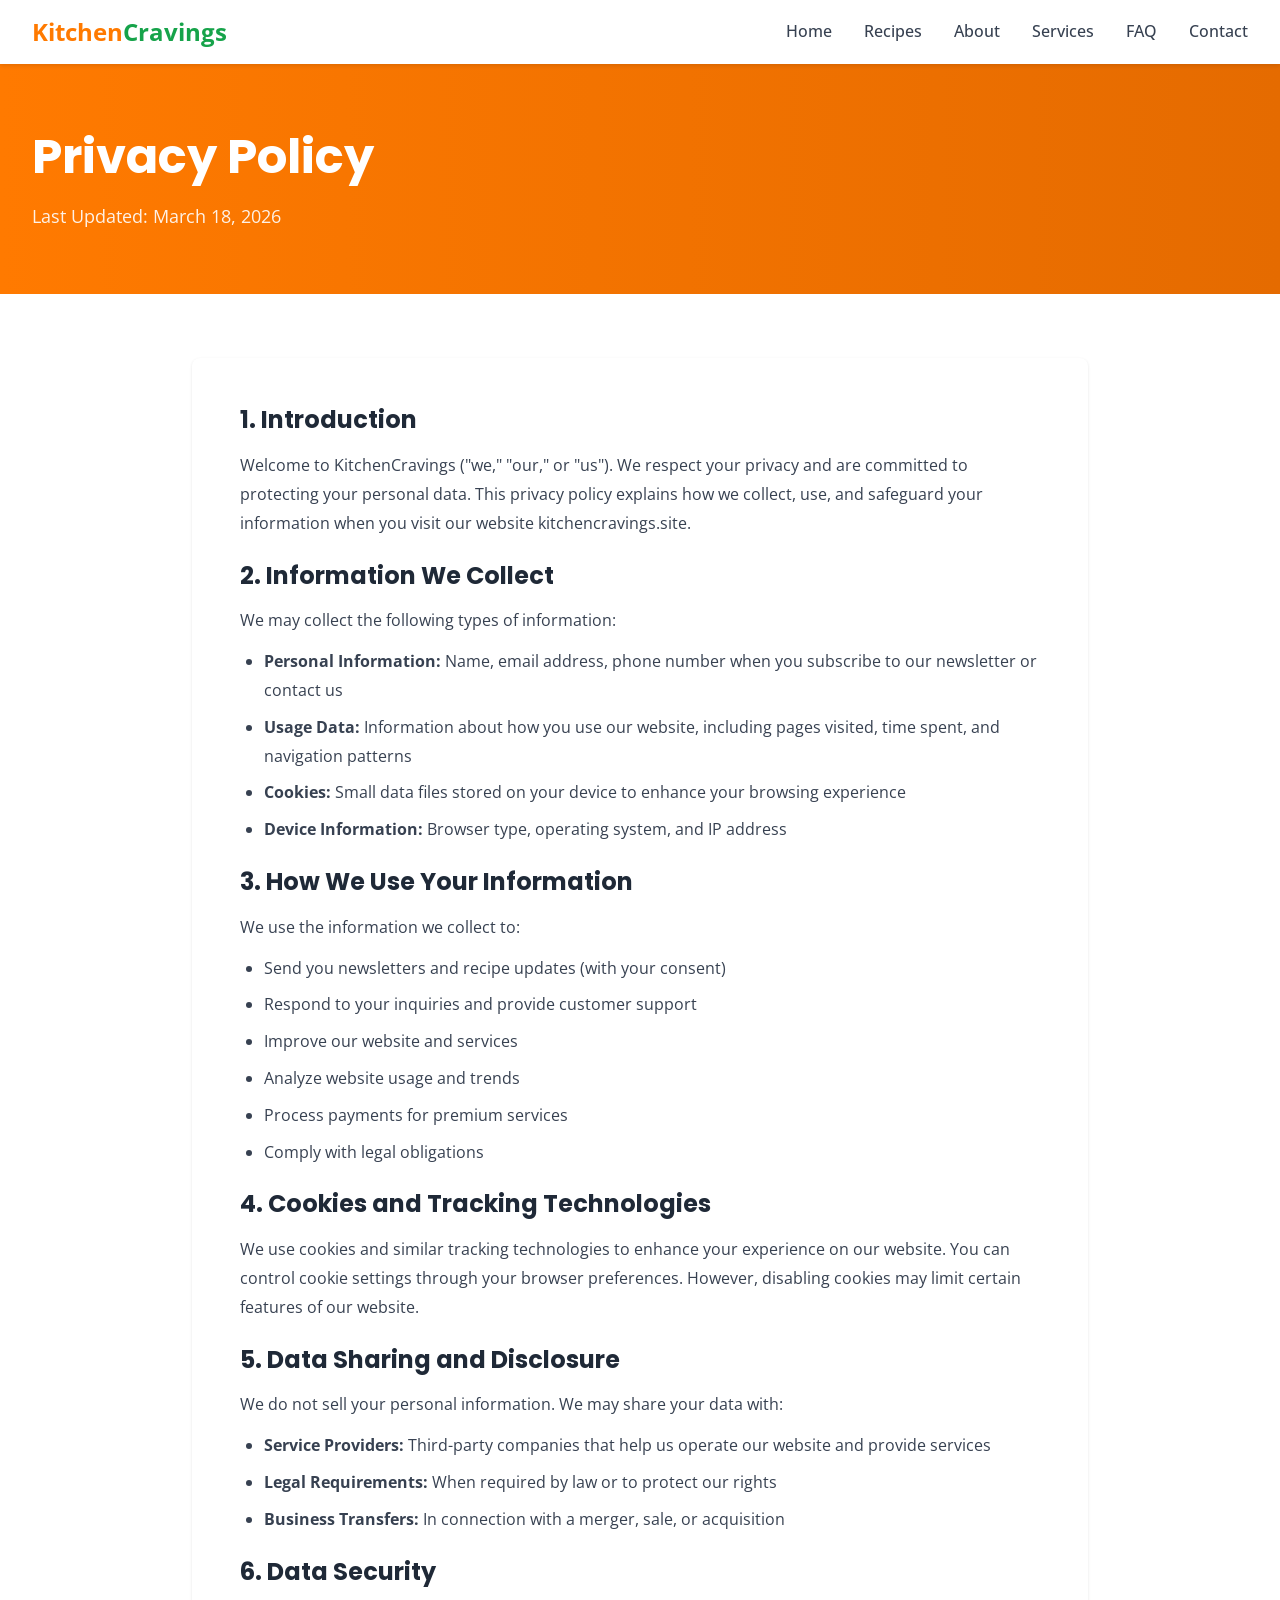
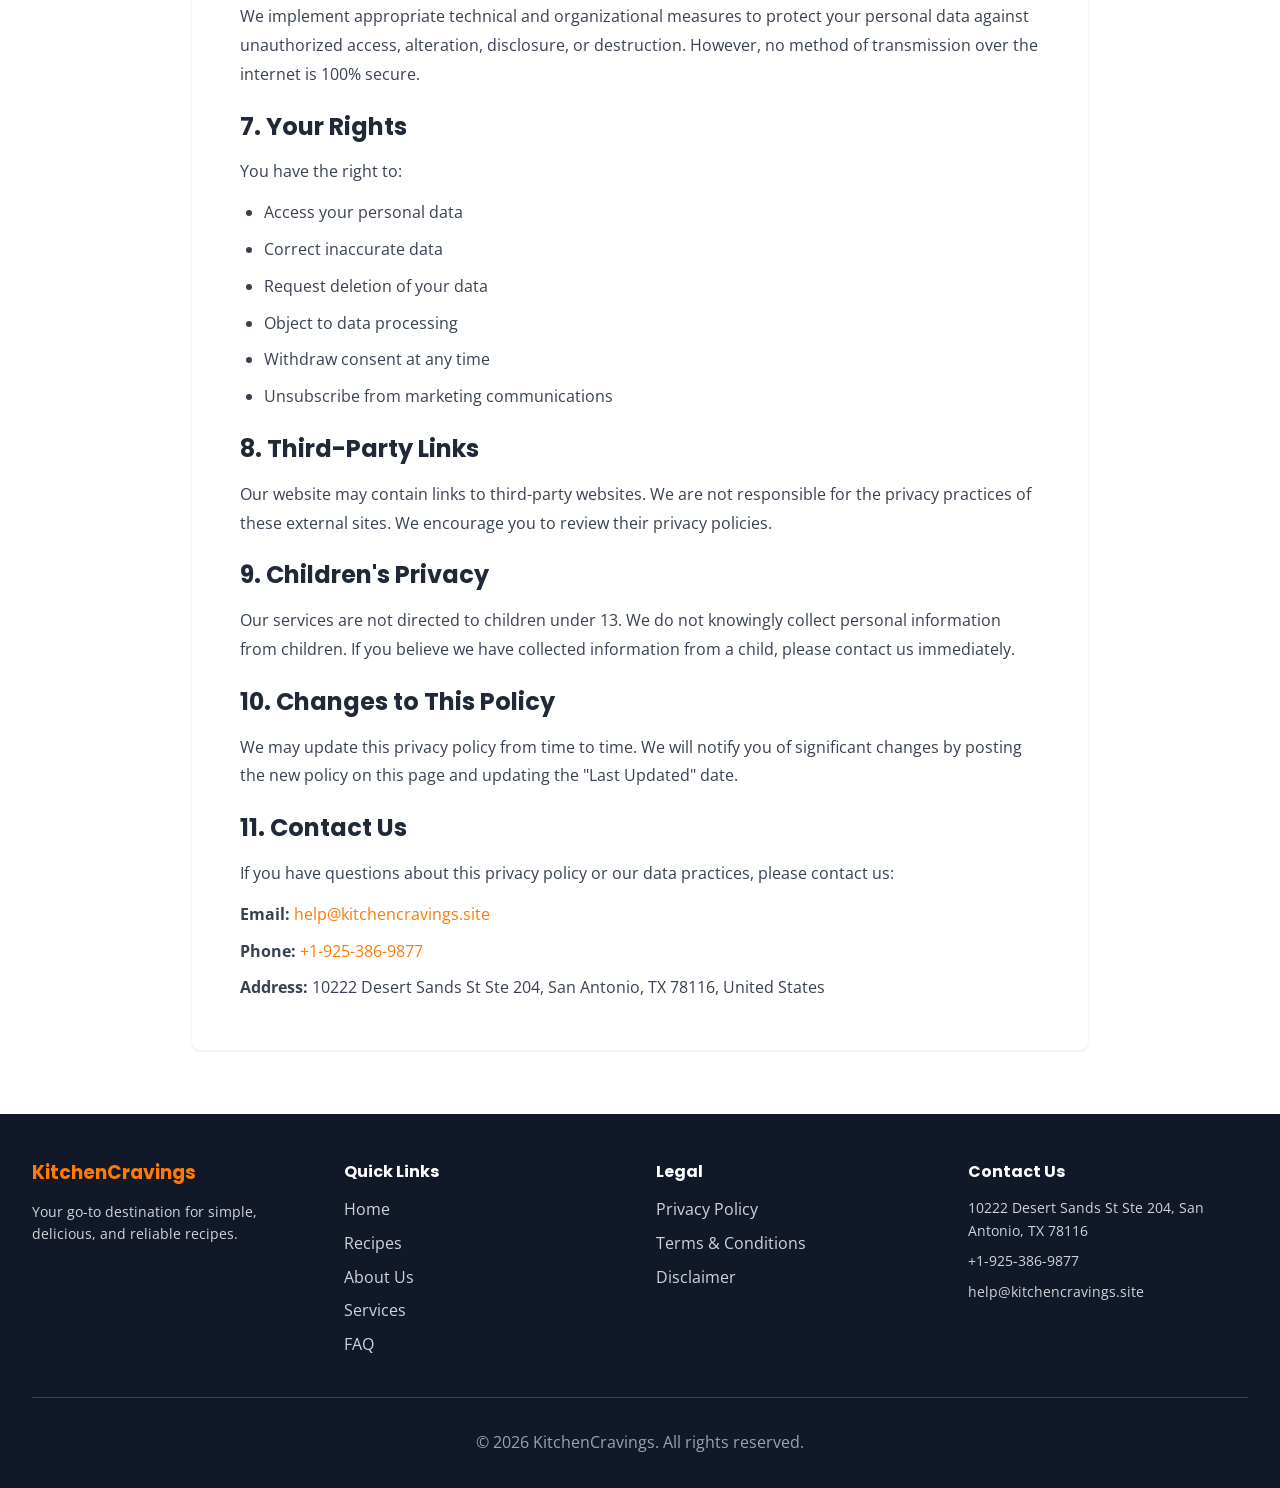
<file: privacy.html>
<!DOCTYPE html>
<html lang="en">
<head>
  <meta charset="UTF-8">
  <meta name="viewport" content="width=device-width, initial-scale=1.0">
  <title>Privacy Policy - KitchenCravings</title>
  <meta name="description" content="Privacy Policy for KitchenCravings. Learn how we collect, use, and protect your personal information.">
  <link href="https://fonts.googleapis.com/css2?family=Poppins:wght@400;600;700&family=Open+Sans:wght@400;600&display=swap" rel="stylesheet">
  <link rel="stylesheet" href="css/main.css">
</head>
<body>
  <!-- Header -->
  <header class="header">
    <div class="container header-container">
      <a href="index.html" class="logo">
        <span class="logo-orange">Kitchen</span><span class="logo-green">Cravings</span>
      </a>
      
      <nav class="nav-desktop">
        <a href="index.html" class="nav-link">Home</a>
        <a href="recipes.html" class="nav-link">Recipes</a>
        <a href="about.html" class="nav-link">About</a>
        <a href="services.html" class="nav-link">Services</a>
        <a href="faq.html" class="nav-link">FAQ</a>
        <a href="contact.html" class="nav-link">Contact</a>
      </nav>
      
      <button class="mobile-menu-btn" id="mobile-menu-btn">
        <svg width="24" height="24" fill="none" stroke="currentColor" stroke-width="2">
          <path d="M4 6h16M4 12h16M4 18h16"/>
        </svg>
      </button>
    </div>
    
    <nav class="nav-mobile" id="mobile-menu">
      <a href="index.html" class="nav-link">Home</a>
      <a href="recipes.html" class="nav-link">Recipes</a>
      <a href="about.html" class="nav-link">About</a>
      <a href="services.html" class="nav-link">Services</a>
      <a href="faq.html" class="nav-link">FAQ</a>
      <a href="contact.html" class="nav-link">Contact</a>
    </nav>
  </header>

  <!-- Page Header -->
  <div class="page-header">
    <div class="container">
      <h1>Privacy Policy</h1>
      <p style="font-size: 1.125rem; opacity: 0.9;">Last Updated: March 18, 2026</p>
    </div>
  </div>

  <!-- Privacy Policy Content -->
  <section class="section section-white">
    <div class="container">
      <div class="card" style="padding: 3rem; max-width: 56rem; margin: 0 auto;">
        <div style="line-height: 1.8; color: #374151;">
          <h2 style="font-size: 1.5rem; font-weight: 700; margin-bottom: 1rem; color: #1f2937;">1. Introduction</h2>
          <p style="margin-bottom: 1.5rem;">
            Welcome to KitchenCravings ("we," "our," or "us"). We respect your privacy and are committed to protecting your personal data. This privacy policy explains how we collect, use, and safeguard your information when you visit our website kitchencravings.site.
          </p>

          <h2 style="font-size: 1.5rem; font-weight: 700; margin-bottom: 1rem; color: #1f2937;">2. Information We Collect</h2>
          <p style="margin-bottom: 0.75rem;">We may collect the following types of information:</p>
          <ul style="margin-bottom: 1.5rem; padding-left: 1.5rem;">
            <li style="margin-bottom: 0.5rem;"><strong>Personal Information:</strong> Name, email address, phone number when you subscribe to our newsletter or contact us</li>
            <li style="margin-bottom: 0.5rem;"><strong>Usage Data:</strong> Information about how you use our website, including pages visited, time spent, and navigation patterns</li>
            <li style="margin-bottom: 0.5rem;"><strong>Cookies:</strong> Small data files stored on your device to enhance your browsing experience</li>
            <li style="margin-bottom: 0.5rem;"><strong>Device Information:</strong> Browser type, operating system, and IP address</li>
          </ul>

          <h2 style="font-size: 1.5rem; font-weight: 700; margin-bottom: 1rem; color: #1f2937;">3. How We Use Your Information</h2>
          <p style="margin-bottom: 0.75rem;">We use the information we collect to:</p>
          <ul style="margin-bottom: 1.5rem; padding-left: 1.5rem;">
            <li style="margin-bottom: 0.5rem;">Send you newsletters and recipe updates (with your consent)</li>
            <li style="margin-bottom: 0.5rem;">Respond to your inquiries and provide customer support</li>
            <li style="margin-bottom: 0.5rem;">Improve our website and services</li>
            <li style="margin-bottom: 0.5rem;">Analyze website usage and trends</li>
            <li style="margin-bottom: 0.5rem;">Process payments for premium services</li>
            <li style="margin-bottom: 0.5rem;">Comply with legal obligations</li>
          </ul>

          <h2 style="font-size: 1.5rem; font-weight: 700; margin-bottom: 1rem; color: #1f2937;">4. Cookies and Tracking Technologies</h2>
          <p style="margin-bottom: 1.5rem;">
            We use cookies and similar tracking technologies to enhance your experience on our website. You can control cookie settings through your browser preferences. However, disabling cookies may limit certain features of our website.
          </p>

          <h2 style="font-size: 1.5rem; font-weight: 700; margin-bottom: 1rem; color: #1f2937;">5. Data Sharing and Disclosure</h2>
          <p style="margin-bottom: 0.75rem;">We do not sell your personal information. We may share your data with:</p>
          <ul style="margin-bottom: 1.5rem; padding-left: 1.5rem;">
            <li style="margin-bottom: 0.5rem;"><strong>Service Providers:</strong> Third-party companies that help us operate our website and provide services</li>
            <li style="margin-bottom: 0.5rem;"><strong>Legal Requirements:</strong> When required by law or to protect our rights</li>
            <li style="margin-bottom: 0.5rem;"><strong>Business Transfers:</strong> In connection with a merger, sale, or acquisition</li>
          </ul>

          <h2 style="font-size: 1.5rem; font-weight: 700; margin-bottom: 1rem; color: #1f2937;">6. Data Security</h2>
          <p style="margin-bottom: 1.5rem;">
            We implement appropriate technical and organizational measures to protect your personal data against unauthorized access, alteration, disclosure, or destruction. However, no method of transmission over the internet is 100% secure.
          </p>

          <h2 style="font-size: 1.5rem; font-weight: 700; margin-bottom: 1rem; color: #1f2937;">7. Your Rights</h2>
          <p style="margin-bottom: 0.75rem;">You have the right to:</p>
          <ul style="margin-bottom: 1.5rem; padding-left: 1.5rem;">
            <li style="margin-bottom: 0.5rem;">Access your personal data</li>
            <li style="margin-bottom: 0.5rem;">Correct inaccurate data</li>
            <li style="margin-bottom: 0.5rem;">Request deletion of your data</li>
            <li style="margin-bottom: 0.5rem;">Object to data processing</li>
            <li style="margin-bottom: 0.5rem;">Withdraw consent at any time</li>
            <li style="margin-bottom: 0.5rem;">Unsubscribe from marketing communications</li>
          </ul>

          <h2 style="font-size: 1.5rem; font-weight: 700; margin-bottom: 1rem; color: #1f2937;">8. Third-Party Links</h2>
          <p style="margin-bottom: 1.5rem;">
            Our website may contain links to third-party websites. We are not responsible for the privacy practices of these external sites. We encourage you to review their privacy policies.
          </p>

          <h2 style="font-size: 1.5rem; font-weight: 700; margin-bottom: 1rem; color: #1f2937;">9. Children's Privacy</h2>
          <p style="margin-bottom: 1.5rem;">
            Our services are not directed to children under 13. We do not knowingly collect personal information from children. If you believe we have collected information from a child, please contact us immediately.
          </p>

          <h2 style="font-size: 1.5rem; font-weight: 700; margin-bottom: 1rem; color: #1f2937;">10. Changes to This Policy</h2>
          <p style="margin-bottom: 1.5rem;">
            We may update this privacy policy from time to time. We will notify you of significant changes by posting the new policy on this page and updating the "Last Updated" date.
          </p>

          <h2 style="font-size: 1.5rem; font-weight: 700; margin-bottom: 1rem; color: #1f2937;">11. Contact Us</h2>
          <p style="margin-bottom: 0.75rem;">If you have questions about this privacy policy or our data practices, please contact us:</p>
          <p style="margin-bottom: 0.5rem;"><strong>Email:</strong> <a href="mailto:help@kitchencravings.site" style="color: #ff7a00;">help@kitchencravings.site</a></p>
          <p style="margin-bottom: 0.5rem;"><strong>Phone:</strong> <a href="tel:+19253869877" style="color: #ff7a00;">+1-925-386-9877</a></p>
          <p><strong>Address:</strong> 10222 Desert Sands St Ste 204, San Antonio, TX 78116, United States</p>
        </div>
      </div>
    </div>
  </section>

  <!-- Footer -->
  <footer class="footer">
    <div class="container">
      <div class="footer-grid">
        <div>
          <h3 class="text-orange">KitchenCravings</h3>
          <p style="color: #d1d5db; font-size: 0.875rem;">Your go-to destination for simple, delicious, and reliable recipes.</p>
        </div>
        <div>
          <h4>Quick Links</h4>
          <ul class="footer-links">
            <li><a href="index.html">Home</a></li>
            <li><a href="recipes.html">Recipes</a></li>
            <li><a href="about.html">About Us</a></li>
            <li><a href="services.html">Services</a></li>
            <li><a href="faq.html">FAQ</a></li>
          </ul>
        </div>
        <div>
          <h4>Legal</h4>
          <ul class="footer-links">
            <li><a href="privacy.html">Privacy Policy</a></li>
            <li><a href="terms.html">Terms & Conditions</a></li>
            <li><a href="disclaimer.html">Disclaimer</a></li>
          </ul>
        </div>
        <div>
          <h4>Contact Us</h4>
          <p style="color: #d1d5db; font-size: 0.875rem; margin-bottom: 0.5rem;">10222 Desert Sands St Ste 204, San Antonio, TX 78116</p>
          <p style="color: #d1d5db; font-size: 0.875rem; margin-bottom: 0.5rem;"><a href="tel:+19253869877">+1-925-386-9877</a></p>
          <p style="color: #d1d5db; font-size: 0.875rem;"><a href="mailto:help@kitchencravings.site">help@kitchencravings.site</a></p>
        </div>
      </div>
      <div class="footer-bottom">
        <p>&copy; 2026 KitchenCravings. All rights reserved.</p>
      </div>
    </div>
  </footer>

  <script src="js/main.js"></script>
</body>
</html>
</file>
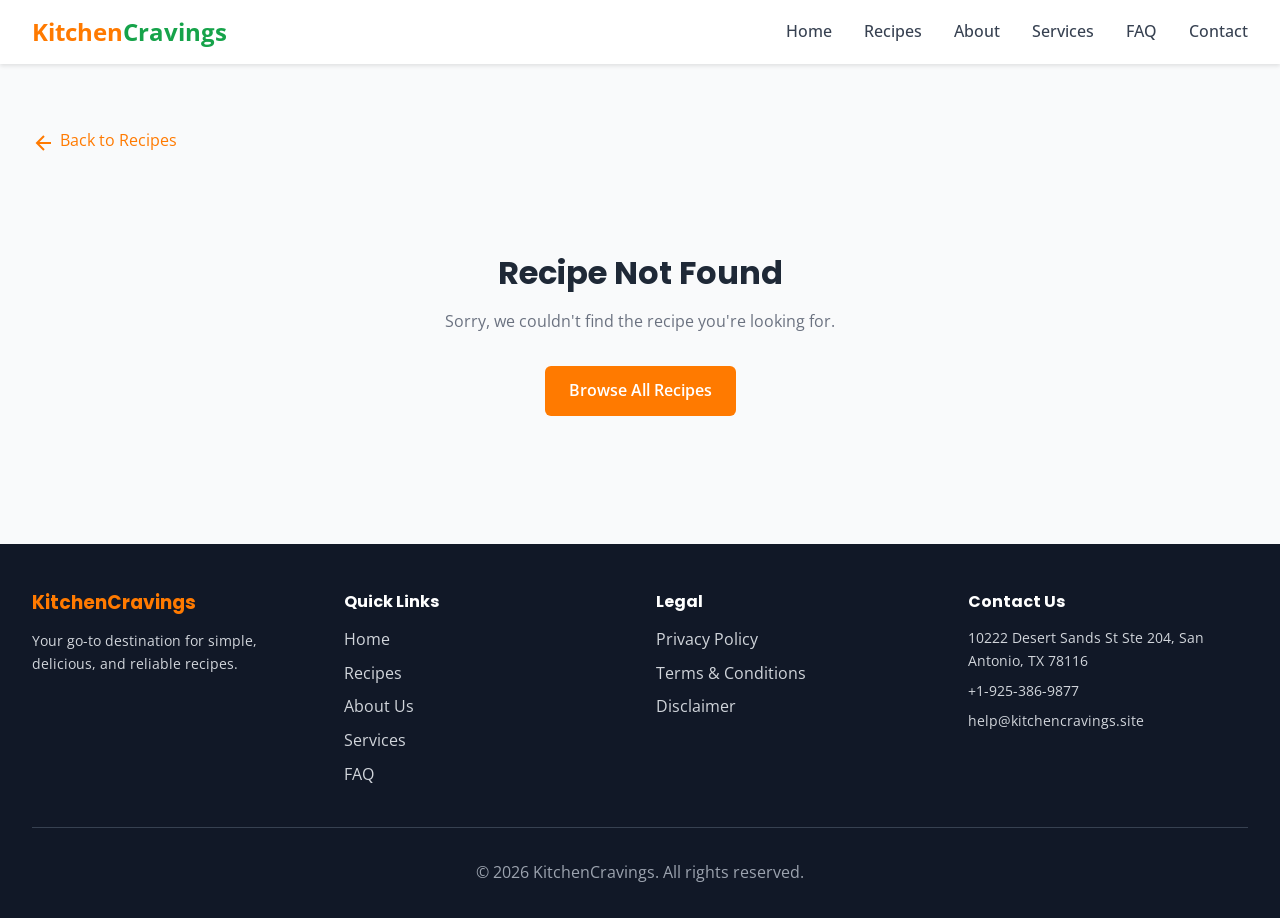
<file: recipe.html>
<!DOCTYPE html>
<html lang="en">
<head>
  <meta charset="UTF-8">
  <meta name="viewport" content="width=device-width, initial-scale=1.0">
  <title id="page-title">Recipe - KitchenCravings</title>
  <meta name="description" content="View detailed recipe with ingredients, instructions, and nutrition information.">
  <link href="https://fonts.googleapis.com/css2?family=Poppins:wght@400;600;700&family=Open+Sans:wght@400;600&display=swap" rel="stylesheet">
  <link rel="stylesheet" href="css/main.css">
</head>
<body>
  <!-- Header -->
  <header class="header">
    <div class="container header-container">
      <a href="index.html" class="logo">
        <span class="logo-orange">Kitchen</span><span class="logo-green">Cravings</span>
      </a>
      
      <nav class="nav-desktop">
        <a href="index.html" class="nav-link">Home</a>
        <a href="recipes.html" class="nav-link">Recipes</a>
        <a href="about.html" class="nav-link">About</a>
        <a href="services.html" class="nav-link">Services</a>
        <a href="faq.html" class="nav-link">FAQ</a>
        <a href="contact.html" class="nav-link">Contact</a>
      </nav>
      
      <button class="mobile-menu-btn" id="mobile-menu-btn">
        <svg width="24" height="24" fill="none" stroke="currentColor" stroke-width="2">
          <path d="M4 6h16M4 12h16M4 18h16"/>
        </svg>
      </button>
    </div>
    
    <nav class="nav-mobile" id="mobile-menu">
      <a href="index.html" class="nav-link">Home</a>
      <a href="recipes.html" class="nav-link">Recipes</a>
      <a href="about.html" class="nav-link">About</a>
      <a href="services.html" class="nav-link">Services</a>
      <a href="faq.html" class="nav-link">FAQ</a>
      <a href="contact.html" class="nav-link">Contact</a>
    </nav>
  </header>

  <!-- Recipe Detail -->
  <section class="section section-gray">
    <div class="container">
      <div style="margin-bottom: 2rem;">
        <a href="recipes.html" style="color: #ff7a00; display: inline-flex; align-items: center; gap: 0.5rem;">
          <svg width="20" height="20" fill="none" stroke="currentColor" stroke-width="2">
            <path d="M19 12H5M12 19l-7-7 7-7"/>
          </svg>
          Back to Recipes
        </a>
      </div>

      <div id="recipe-content">
        <!-- Populated by JavaScript -->
      </div>

      <div id="recipe-not-found" class="hidden" style="text-align: center; padding: 4rem;">
        <h2 style="font-size: 2rem; margin-bottom: 1rem;">Recipe Not Found</h2>
        <p style="color: #6b7280; margin-bottom: 2rem;">Sorry, we couldn't find the recipe you're looking for.</p>
        <a href="recipes.html" class="btn btn-primary">Browse All Recipes</a>
      </div>
    </div>
  </section>

  <!-- Footer -->
  <footer class="footer">
    <div class="container">
      <div class="footer-grid">
        <div>
          <h3 class="text-orange">KitchenCravings</h3>
          <p style="color: #d1d5db; font-size: 0.875rem;">Your go-to destination for simple, delicious, and reliable recipes.</p>
        </div>
        <div>
          <h4>Quick Links</h4>
          <ul class="footer-links">
            <li><a href="index.html">Home</a></li>
            <li><a href="recipes.html">Recipes</a></li>
            <li><a href="about.html">About Us</a></li>
            <li><a href="services.html">Services</a></li>
            <li><a href="faq.html">FAQ</a></li>
          </ul>
        </div>
        <div>
          <h4>Legal</h4>
          <ul class="footer-links">
            <li><a href="privacy.html">Privacy Policy</a></li>
            <li><a href="terms.html">Terms & Conditions</a></li>
            <li><a href="disclaimer.html">Disclaimer</a></li>
          </ul>
        </div>
        <div>
          <h4>Contact Us</h4>
          <p style="color: #d1d5db; font-size: 0.875rem; margin-bottom: 0.5rem;">10222 Desert Sands St Ste 204, San Antonio, TX 78116</p>
          <p style="color: #d1d5db; font-size: 0.875rem; margin-bottom: 0.5rem;"><a href="tel:+19253869877">+1-925-386-9877</a></p>
          <p style="color: #d1d5db; font-size: 0.875rem;"><a href="mailto:help@kitchencravings.site">help@kitchencravings.site</a></p>
        </div>
      </div>
      <div class="footer-bottom">
        <p>&copy; 2026 KitchenCravings. All rights reserved.</p>
      </div>
    </div>
  </footer>

  <script src="js/recipes.js"></script>
  <script src="js/main.js"></script>
  <script>
    const urlParams = new URLSearchParams(window.location.search);
    const recipeId = urlParams.get('id');
    const recipeContent = document.getElementById('recipe-content');
    const recipeNotFound = document.getElementById('recipe-not-found');

    if (recipeId) {
      const recipe = recipes.find(r => r.id === recipeId);
      
      if (recipe) {
        document.getElementById('page-title').textContent = `${recipe.title} - KitchenCravings`;
        
        recipeContent.innerHTML = `
          <div class="card" style="overflow: hidden;">
            <img src="${recipe.image}" alt="${recipe.title}" style="width: 100%; height: 400px; object-fit: cover;">
            <div style="padding: 2rem;">
              <div style="margin-bottom: 1.5rem;">
                <h1 style="font-size: 2.5rem; margin-bottom: 1rem;">${recipe.title}</h1>
                <p style="font-size: 1.125rem; color: #6b7280; margin-bottom: 1rem;">${recipe.description}</p>
                <div style="display: flex; align-items: center; gap: 1rem; flex-wrap: wrap;">
                  <div style="display: inline-block; background-color: #fed7aa; color: #ff7a00; padding: 0.25rem 0.75rem; border-radius: 9999px; font-size: 0.875rem; font-weight: 600;">
                    ${recipe.difficulty}
                  </div>
                  <div style="color: #fbbf24; font-size: 1.25rem;">★ ${recipe.rating}</div>
                </div>
              </div>

              <!-- Recipe Meta -->
              <div style="background-color: #f9fafb; border-radius: 0.5rem; padding: 1.5rem; margin-bottom: 2rem;">
                <div class="grid grid-cols-2 grid-md-4" style="gap: 1.5rem; text-align: center;">
                  <div>
                    <div style="color: #6b7280; font-size: 0.875rem; margin-bottom: 0.25rem;">Prep Time</div>
                    <div style="font-weight: 600; color: #1f2937;">${recipe.prepTime}</div>
                  </div>
                  <div>
                    <div style="color: #6b7280; font-size: 0.875rem; margin-bottom: 0.25rem;">Cook Time</div>
                    <div style="font-weight: 600; color: #1f2937;">${recipe.cookTime}</div>
                  </div>
                  <div>
                    <div style="color: #6b7280; font-size: 0.875rem; margin-bottom: 0.25rem;">Servings</div>
                    <div style="font-weight: 600; color: #1f2937;">${recipe.servings}</div>
                  </div>
                  <div>
                    <div style="color: #6b7280; font-size: 0.875rem; margin-bottom: 0.25rem;">Calories</div>
                    <div style="font-weight: 600; color: #1f2937;">${recipe.calories}</div>
                  </div>
                </div>
              </div>

              <div class="grid grid-md-2" style="gap: 2rem;">
                <!-- Ingredients -->
                <div>
                  <h2 style="font-size: 1.5rem; font-weight: 700; margin-bottom: 1rem; color: #ff7a00;">Ingredients</h2>
                  <ul style="list-style: none; padding: 0;">
                    ${recipe.ingredients.map(ingredient => `
                      <li style="padding: 0.5rem 0; border-bottom: 1px solid #e5e7eb; display: flex; align-items: start; gap: 0.5rem;">
                        <svg width="20" height="20" fill="none" stroke="#16a34a" stroke-width="2" style="flex-shrink: 0; margin-top: 0.125rem;">
                          <path d="M20 6L9 17l-5-5"/>
                        </svg>
                        <span>${ingredient}</span>
                      </li>
                    `).join('')}
                  </ul>
                </div>

                <!-- Nutrition -->
                <div>
                  <h2 style="font-size: 1.5rem; font-weight: 700; margin-bottom: 1rem; color: #ff7a00;">Nutrition Facts</h2>
                  <div style="background-color: #f9fafb; border-radius: 0.5rem; padding: 1.5rem;">
                    <div style="display: flex; justify-content: space-between; padding: 0.75rem 0; border-bottom: 1px solid #e5e7eb;">
                      <span style="font-weight: 600;">Calories</span>
                      <span>${recipe.nutrition.calories}</span>
                    </div>
                    <div style="display: flex; justify-content: space-between; padding: 0.75rem 0; border-bottom: 1px solid #e5e7eb;">
                      <span style="font-weight: 600;">Protein</span>
                      <span>${recipe.nutrition.protein}</span>
                    </div>
                    <div style="display: flex; justify-content: space-between; padding: 0.75rem 0; border-bottom: 1px solid #e5e7eb;">
                      <span style="font-weight: 600;">Carbohydrates</span>
                      <span>${recipe.nutrition.carbs}</span>
                    </div>
                    <div style="display: flex; justify-content: space-between; padding: 0.75rem 0;">
                      <span style="font-weight: 600;">Fat</span>
                      <span>${recipe.nutrition.fat}</span>
                    </div>
                  </div>
                </div>
              </div>

              <!-- Instructions -->
              <div style="margin-top: 2rem;">
                <h2 style="font-size: 1.5rem; font-weight: 700; margin-bottom: 1rem; color: #ff7a00;">Instructions</h2>
                <ol style="padding-left: 1.5rem;">
                  ${recipe.instructions.map((instruction, index) => `
                    <li style="margin-bottom: 1rem; line-height: 1.75;">
                      <strong style="color: #ff7a00;">Step ${index + 1}:</strong> ${instruction}
                    </li>
                  `).join('')}
                </ol>
              </div>

              <!-- Categories -->
              <div style="margin-top: 2rem; padding-top: 2rem; border-top: 1px solid #e5e7eb;">
                <div style="display: flex; align-items: center; gap: 0.5rem; flex-wrap: wrap;">
                  <span style="font-weight: 600; color: #6b7280;">Categories:</span>
                  ${recipe.category.map(cat => `
                    <span style="background-color: #f3f4f6; color: #374151; padding: 0.25rem 0.75rem; border-radius: 0.25rem; font-size: 0.875rem;">
                      ${cat}
                    </span>
                  `).join('')}
                </div>
              </div>
            </div>
          </div>
        `;
      } else {
        recipeContent.classList.add('hidden');
        recipeNotFound.classList.remove('hidden');
      }
    } else {
      recipeContent.classList.add('hidden');
      recipeNotFound.classList.remove('hidden');
    }
  </script>
</body>
</html>
</file>
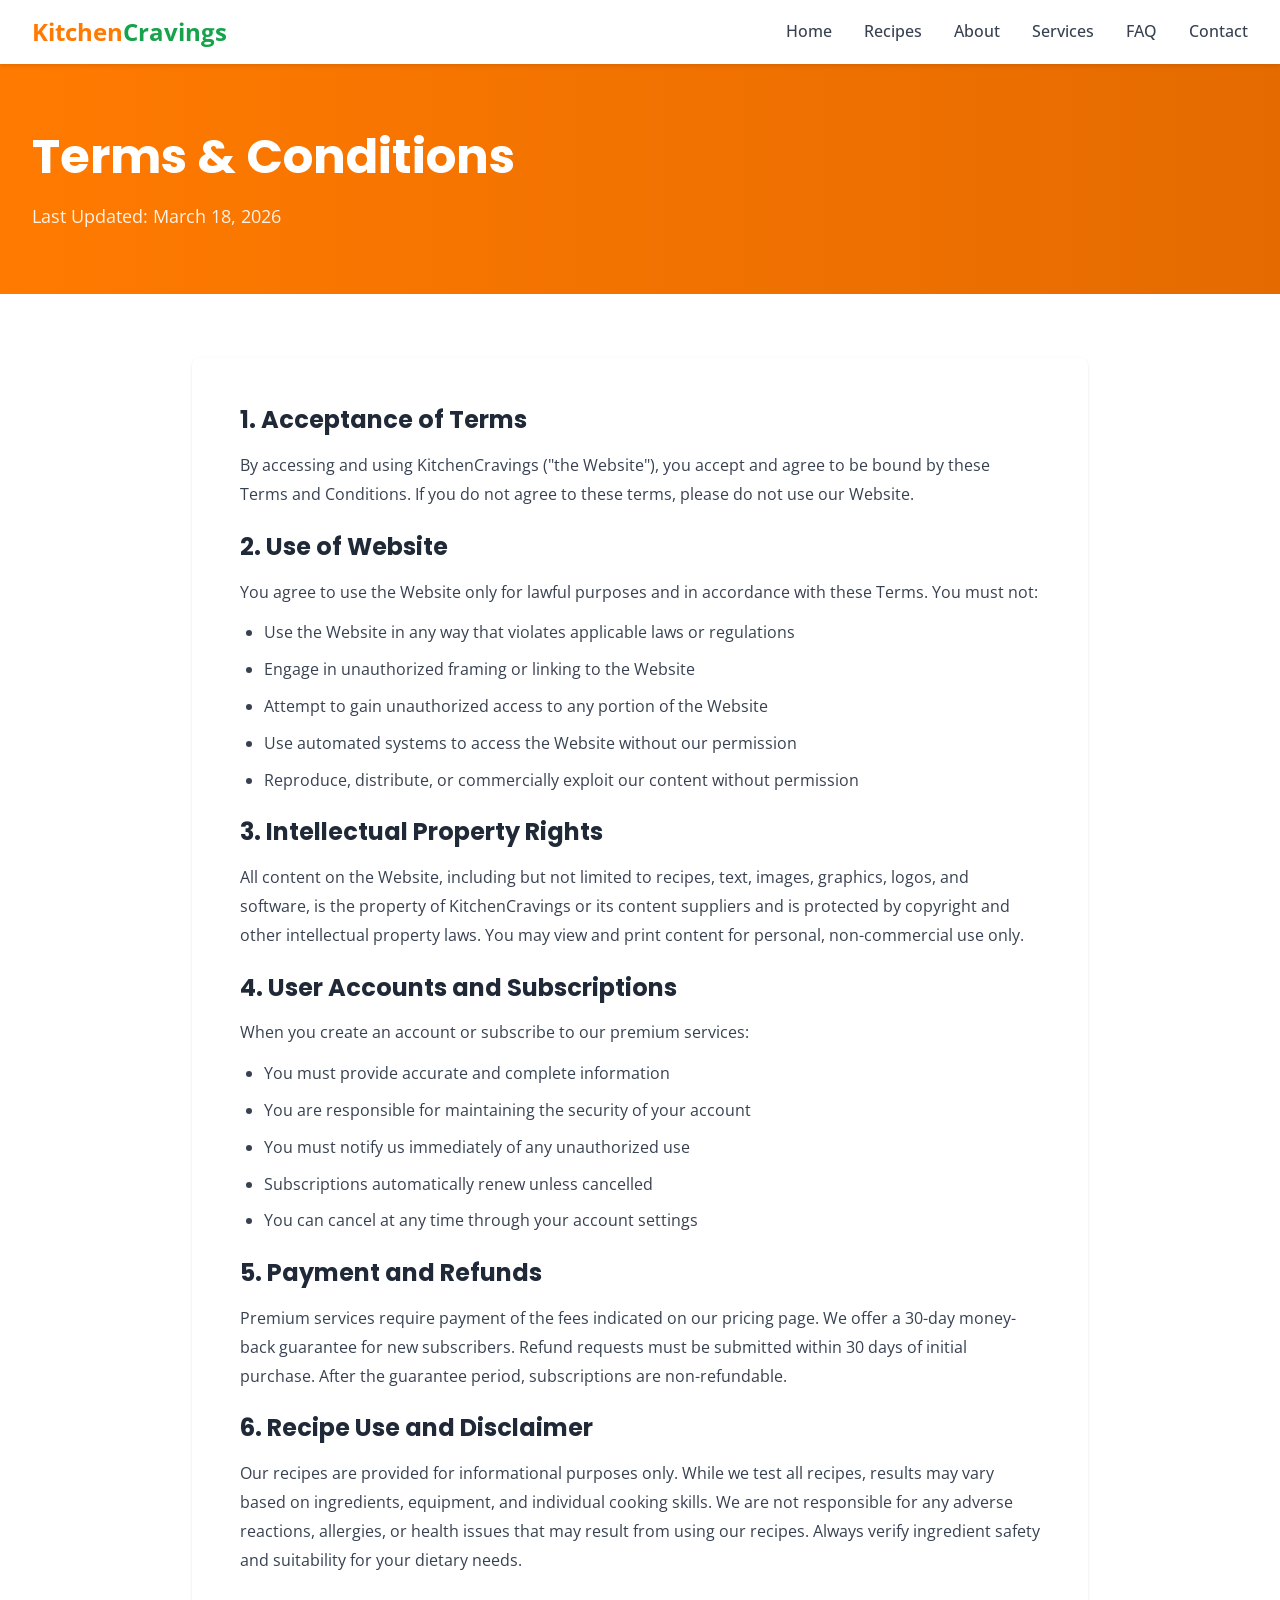
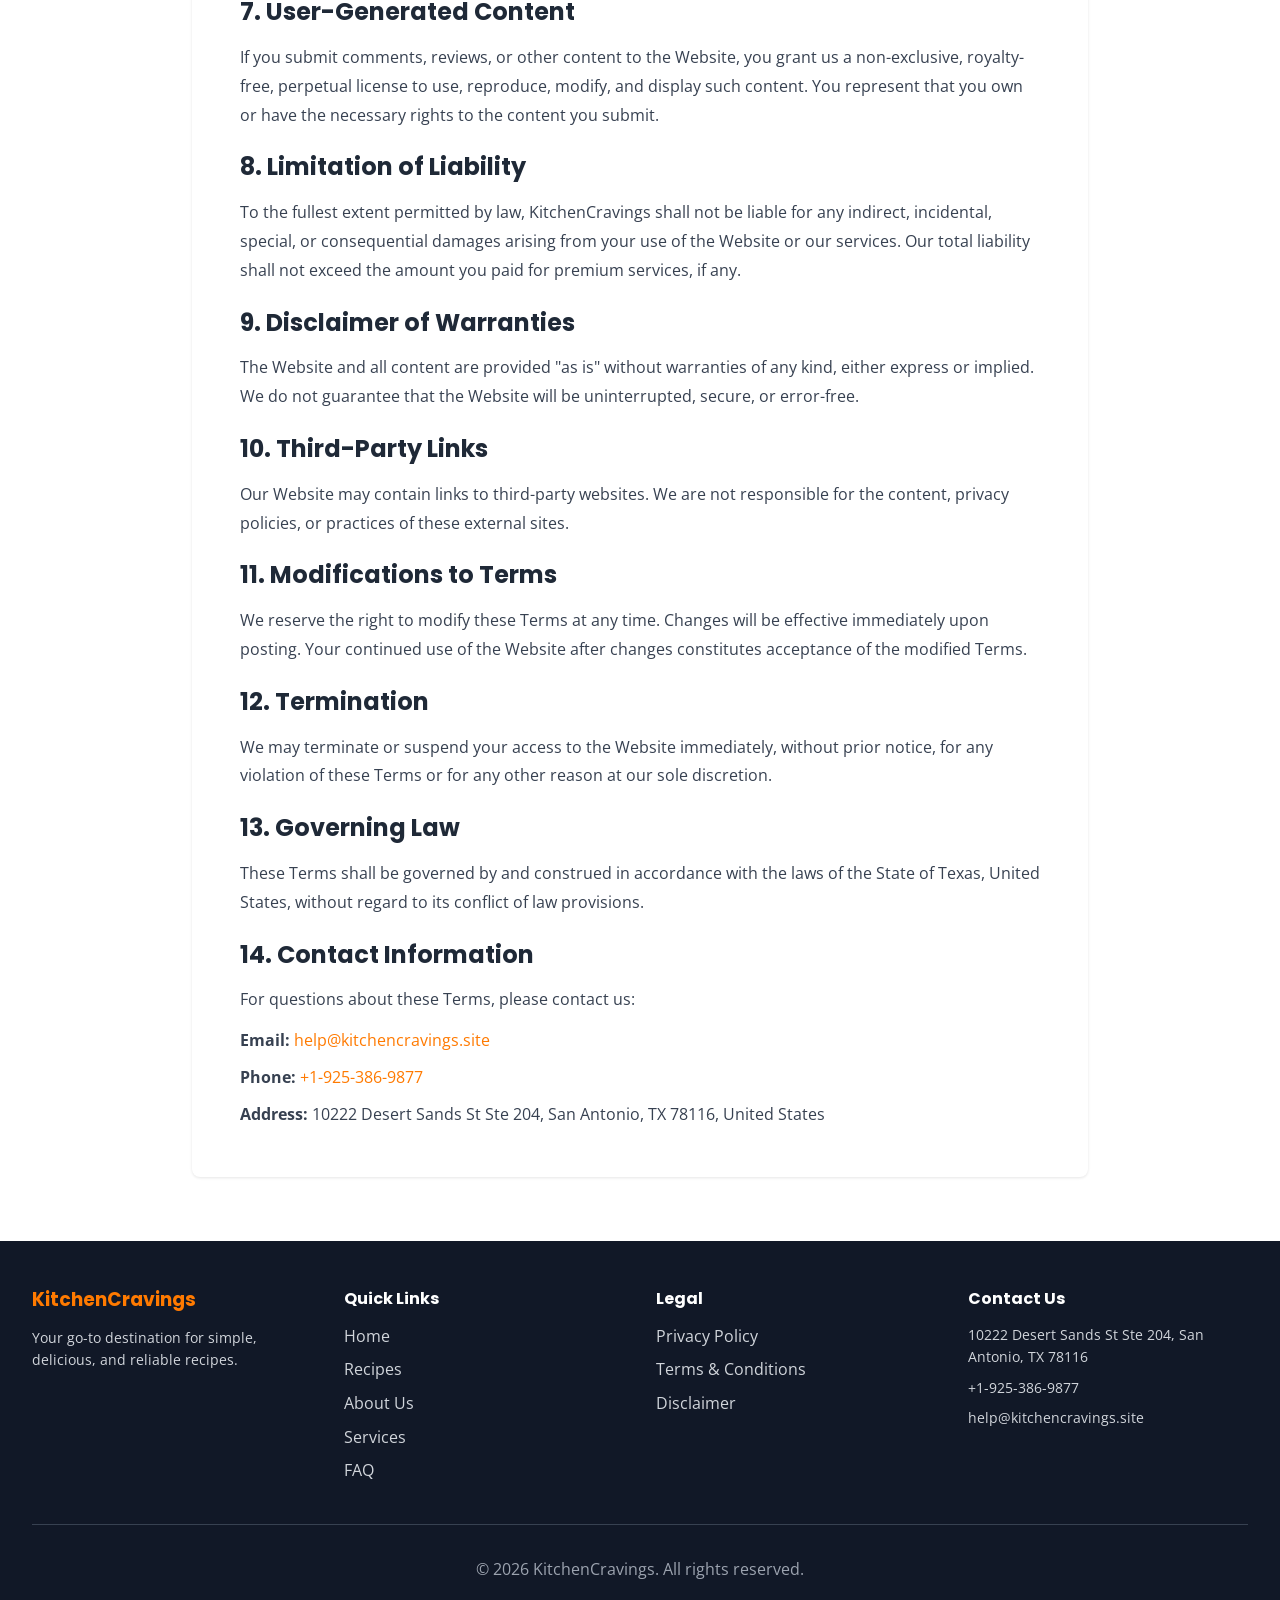
<file: terms.html>
<!DOCTYPE html>
<html lang="en">
<head>
  <meta charset="UTF-8">
  <meta name="viewport" content="width=device-width, initial-scale=1.0">
  <title>Terms & Conditions - KitchenCravings</title>
  <meta name="description" content="Terms and Conditions for using KitchenCravings website and services.">
  <link href="https://fonts.googleapis.com/css2?family=Poppins:wght@400;600;700&family=Open+Sans:wght@400;600&display=swap" rel="stylesheet">
  <link rel="stylesheet" href="css/main.css">
</head>
<body>
  <!-- Header -->
  <header class="header">
    <div class="container header-container">
      <a href="index.html" class="logo">
        <span class="logo-orange">Kitchen</span><span class="logo-green">Cravings</span>
      </a>
      
      <nav class="nav-desktop">
        <a href="index.html" class="nav-link">Home</a>
        <a href="recipes.html" class="nav-link">Recipes</a>
        <a href="about.html" class="nav-link">About</a>
        <a href="services.html" class="nav-link">Services</a>
        <a href="faq.html" class="nav-link">FAQ</a>
        <a href="contact.html" class="nav-link">Contact</a>
      </nav>
      
      <button class="mobile-menu-btn" id="mobile-menu-btn">
        <svg width="24" height="24" fill="none" stroke="currentColor" stroke-width="2">
          <path d="M4 6h16M4 12h16M4 18h16"/>
        </svg>
      </button>
    </div>
    
    <nav class="nav-mobile" id="mobile-menu">
      <a href="index.html" class="nav-link">Home</a>
      <a href="recipes.html" class="nav-link">Recipes</a>
      <a href="about.html" class="nav-link">About</a>
      <a href="services.html" class="nav-link">Services</a>
      <a href="faq.html" class="nav-link">FAQ</a>
      <a href="contact.html" class="nav-link">Contact</a>
    </nav>
  </header>

  <!-- Page Header -->
  <div class="page-header">
    <div class="container">
      <h1>Terms & Conditions</h1>
      <p style="font-size: 1.125rem; opacity: 0.9;">Last Updated: March 18, 2026</p>
    </div>
  </div>

  <!-- Terms Content -->
  <section class="section section-white">
    <div class="container">
      <div class="card" style="padding: 3rem; max-width: 56rem; margin: 0 auto;">
        <div style="line-height: 1.8; color: #374151;">
          <h2 style="font-size: 1.5rem; font-weight: 700; margin-bottom: 1rem; color: #1f2937;">1. Acceptance of Terms</h2>
          <p style="margin-bottom: 1.5rem;">
            By accessing and using KitchenCravings ("the Website"), you accept and agree to be bound by these Terms and Conditions. If you do not agree to these terms, please do not use our Website.
          </p>

          <h2 style="font-size: 1.5rem; font-weight: 700; margin-bottom: 1rem; color: #1f2937;">2. Use of Website</h2>
          <p style="margin-bottom: 0.75rem;">You agree to use the Website only for lawful purposes and in accordance with these Terms. You must not:</p>
          <ul style="margin-bottom: 1.5rem; padding-left: 1.5rem;">
            <li style="margin-bottom: 0.5rem;">Use the Website in any way that violates applicable laws or regulations</li>
            <li style="margin-bottom: 0.5rem;">Engage in unauthorized framing or linking to the Website</li>
            <li style="margin-bottom: 0.5rem;">Attempt to gain unauthorized access to any portion of the Website</li>
            <li style="margin-bottom: 0.5rem;">Use automated systems to access the Website without our permission</li>
            <li style="margin-bottom: 0.5rem;">Reproduce, distribute, or commercially exploit our content without permission</li>
          </ul>

          <h2 style="font-size: 1.5rem; font-weight: 700; margin-bottom: 1rem; color: #1f2937;">3. Intellectual Property Rights</h2>
          <p style="margin-bottom: 1.5rem;">
            All content on the Website, including but not limited to recipes, text, images, graphics, logos, and software, is the property of KitchenCravings or its content suppliers and is protected by copyright and other intellectual property laws. You may view and print content for personal, non-commercial use only.
          </p>

          <h2 style="font-size: 1.5rem; font-weight: 700; margin-bottom: 1rem; color: #1f2937;">4. User Accounts and Subscriptions</h2>
          <p style="margin-bottom: 0.75rem;">When you create an account or subscribe to our premium services:</p>
          <ul style="margin-bottom: 1.5rem; padding-left: 1.5rem;">
            <li style="margin-bottom: 0.5rem;">You must provide accurate and complete information</li>
            <li style="margin-bottom: 0.5rem;">You are responsible for maintaining the security of your account</li>
            <li style="margin-bottom: 0.5rem;">You must notify us immediately of any unauthorized use</li>
            <li style="margin-bottom: 0.5rem;">Subscriptions automatically renew unless cancelled</li>
            <li style="margin-bottom: 0.5rem;">You can cancel at any time through your account settings</li>
          </ul>

          <h2 style="font-size: 1.5rem; font-weight: 700; margin-bottom: 1rem; color: #1f2937;">5. Payment and Refunds</h2>
          <p style="margin-bottom: 1.5rem;">
            Premium services require payment of the fees indicated on our pricing page. We offer a 30-day money-back guarantee for new subscribers. Refund requests must be submitted within 30 days of initial purchase. After the guarantee period, subscriptions are non-refundable.
          </p>

          <h2 style="font-size: 1.5rem; font-weight: 700; margin-bottom: 1rem; color: #1f2937;">6. Recipe Use and Disclaimer</h2>
          <p style="margin-bottom: 1.5rem;">
            Our recipes are provided for informational purposes only. While we test all recipes, results may vary based on ingredients, equipment, and individual cooking skills. We are not responsible for any adverse reactions, allergies, or health issues that may result from using our recipes. Always verify ingredient safety and suitability for your dietary needs.
          </p>

          <h2 style="font-size: 1.5rem; font-weight: 700; margin-bottom: 1rem; color: #1f2937;">7. User-Generated Content</h2>
          <p style="margin-bottom: 1.5rem;">
            If you submit comments, reviews, or other content to the Website, you grant us a non-exclusive, royalty-free, perpetual license to use, reproduce, modify, and display such content. You represent that you own or have the necessary rights to the content you submit.
          </p>

          <h2 style="font-size: 1.5rem; font-weight: 700; margin-bottom: 1rem; color: #1f2937;">8. Limitation of Liability</h2>
          <p style="margin-bottom: 1.5rem;">
            To the fullest extent permitted by law, KitchenCravings shall not be liable for any indirect, incidental, special, or consequential damages arising from your use of the Website or our services. Our total liability shall not exceed the amount you paid for premium services, if any.
          </p>

          <h2 style="font-size: 1.5rem; font-weight: 700; margin-bottom: 1rem; color: #1f2937;">9. Disclaimer of Warranties</h2>
          <p style="margin-bottom: 1.5rem;">
            The Website and all content are provided "as is" without warranties of any kind, either express or implied. We do not guarantee that the Website will be uninterrupted, secure, or error-free.
          </p>

          <h2 style="font-size: 1.5rem; font-weight: 700; margin-bottom: 1rem; color: #1f2937;">10. Third-Party Links</h2>
          <p style="margin-bottom: 1.5rem;">
            Our Website may contain links to third-party websites. We are not responsible for the content, privacy policies, or practices of these external sites.
          </p>

          <h2 style="font-size: 1.5rem; font-weight: 700; margin-bottom: 1rem; color: #1f2937;">11. Modifications to Terms</h2>
          <p style="margin-bottom: 1.5rem;">
            We reserve the right to modify these Terms at any time. Changes will be effective immediately upon posting. Your continued use of the Website after changes constitutes acceptance of the modified Terms.
          </p>

          <h2 style="font-size: 1.5rem; font-weight: 700; margin-bottom: 1rem; color: #1f2937;">12. Termination</h2>
          <p style="margin-bottom: 1.5rem;">
            We may terminate or suspend your access to the Website immediately, without prior notice, for any violation of these Terms or for any other reason at our sole discretion.
          </p>

          <h2 style="font-size: 1.5rem; font-weight: 700; margin-bottom: 1rem; color: #1f2937;">13. Governing Law</h2>
          <p style="margin-bottom: 1.5rem;">
            These Terms shall be governed by and construed in accordance with the laws of the State of Texas, United States, without regard to its conflict of law provisions.
          </p>

          <h2 style="font-size: 1.5rem; font-weight: 700; margin-bottom: 1rem; color: #1f2937;">14. Contact Information</h2>
          <p style="margin-bottom: 0.75rem;">For questions about these Terms, please contact us:</p>
          <p style="margin-bottom: 0.5rem;"><strong>Email:</strong> <a href="mailto:help@kitchencravings.site" style="color: #ff7a00;">help@kitchencravings.site</a></p>
          <p style="margin-bottom: 0.5rem;"><strong>Phone:</strong> <a href="tel:+19253869877" style="color: #ff7a00;">+1-925-386-9877</a></p>
          <p><strong>Address:</strong> 10222 Desert Sands St Ste 204, San Antonio, TX 78116, United States</p>
        </div>
      </div>
    </div>
  </section>

  <!-- Footer -->
  <footer class="footer">
    <div class="container">
      <div class="footer-grid">
        <div>
          <h3 class="text-orange">KitchenCravings</h3>
          <p style="color: #d1d5db; font-size: 0.875rem;">Your go-to destination for simple, delicious, and reliable recipes.</p>
        </div>
        <div>
          <h4>Quick Links</h4>
          <ul class="footer-links">
            <li><a href="index.html">Home</a></li>
            <li><a href="recipes.html">Recipes</a></li>
            <li><a href="about.html">About Us</a></li>
            <li><a href="services.html">Services</a></li>
            <li><a href="faq.html">FAQ</a></li>
          </ul>
        </div>
        <div>
          <h4>Legal</h4>
          <ul class="footer-links">
            <li><a href="privacy.html">Privacy Policy</a></li>
            <li><a href="terms.html">Terms & Conditions</a></li>
            <li><a href="disclaimer.html">Disclaimer</a></li>
          </ul>
        </div>
        <div>
          <h4>Contact Us</h4>
          <p style="color: #d1d5db; font-size: 0.875rem; margin-bottom: 0.5rem;">10222 Desert Sands St Ste 204, San Antonio, TX 78116</p>
          <p style="color: #d1d5db; font-size: 0.875rem; margin-bottom: 0.5rem;"><a href="tel:+19253869877">+1-925-386-9877</a></p>
          <p style="color: #d1d5db; font-size: 0.875rem;"><a href="mailto:help@kitchencravings.site">help@kitchencravings.site</a></p>
        </div>
      </div>
      <div class="footer-bottom">
        <p>&copy; 2026 KitchenCravings. All rights reserved.</p>
      </div>
    </div>
  </footer>

  <script src="js/main.js"></script>
</body>
</html>
</file>
<file: css/main.css>
/* Reset and Base Styles */
* {
  margin: 0;
  padding: 0;
  box-sizing: border-box;
}

body {
  font-family: 'Open Sans', -apple-system, BlinkMacSystemFont, 'Segoe UI', Roboto, sans-serif;
  line-height: 1.6;
  color: #1f2937;
  background-color: #ffffff;
}

h1, h2, h3, h4, h5, h6 {
  font-family: 'Poppins', -apple-system, BlinkMacSystemFont, 'Segoe UI', Roboto, sans-serif;
  font-weight: 700;
  line-height: 1.2;
}

img {
  max-width: 100%;
  height: auto;
  display: block;
}

a {
  text-decoration: none;
  color: inherit;
}

/* Utility Classes */
.container {
  max-width: 1280px;
  margin: 0 auto;
  padding: 0 1rem;
}

@media (min-width: 640px) {
  .container {
    padding: 0 1.5rem;
  }
}

@media (min-width: 1024px) {
  .container {
    padding: 0 2rem;
  }
}

.btn {
  display: inline-block;
  padding: 0.75rem 1.5rem;
  border-radius: 0.375rem;
  font-weight: 600;
  text-align: center;
  cursor: pointer;
  transition: all 0.3s ease;
  border: none;
  font-size: 1rem;
}

.btn-primary {
  background-color: #ff7a00;
  color: white;
}

.btn-primary:hover {
  background-color: #e56b00;
}

.btn-outline {
  background-color: transparent;
  border: 2px solid #ff7a00;
  color: #ff7a00;
}

.btn-outline:hover {
  background-color: #fff7ed;
}

.btn-lg {
  padding: 1rem 2rem;
  font-size: 1.125rem;
}

/* Header Styles */
.header {
  position: sticky;
  top: 0;
  background-color: white;
  box-shadow: 0 2px 4px rgba(0, 0, 0, 0.1);
  z-index: 1000;
}

.header-container {
  display: flex;
  justify-content: space-between;
  align-items: center;
  height: 64px;
}

.logo {
  font-size: 1.5rem;
  font-weight: 700;
}

.logo-orange {
  color: #ff7a00;
}

.logo-green {
  color: #16a34a;
}

.nav-desktop {
  display: none;
  gap: 2rem;
}

@media (min-width: 768px) {
  .nav-desktop {
    display: flex;
  }
}

.nav-link {
  color: #374151;
  transition: color 0.3s ease;
  font-weight: 500;
}

.nav-link:hover,
.nav-link.active {
  color: #ff7a00;
}

.mobile-menu-btn {
  display: block;
  background: none;
  border: none;
  cursor: pointer;
  padding: 0.5rem;
}

@media (min-width: 768px) {
  .mobile-menu-btn {
    display: none;
  }
}

.nav-mobile {
  display: none;
  padding: 1rem 0;
  border-top: 1px solid #e5e7eb;
}

.nav-mobile.active {
  display: block;
}

.nav-mobile .nav-link {
  display: block;
  padding: 0.5rem 0;
}

/* Footer Styles */
.footer {
  background-color: #111827;
  color: white;
  padding: 3rem 0 0;
}

.footer-grid {
  display: grid;
  grid-template-columns: 1fr;
  gap: 2rem;
  margin-bottom: 2rem;
}

@media (min-width: 768px) {
  .footer-grid {
    grid-template-columns: repeat(4, 1fr);
  }
}

.footer h3,
.footer h4 {
  margin-bottom: 1rem;
}

.footer-links {
  list-style: none;
}

.footer-links li {
  margin-bottom: 0.5rem;
}

.footer-links a {
  color: #d1d5db;
  transition: color 0.3s ease;
}

.footer-links a:hover {
  color: #ff7a00;
}

.footer-bottom {
  border-top: 1px solid #374151;
  margin-top: 2rem;
  padding: 2rem 0;
  text-align: center;
  color: #9ca3af;
}

/* Hero Section */
.hero {
  background: linear-gradient(to bottom right, #fff7ed, #f0fdf4);
  padding: 5rem 0;
}

.hero-grid {
  display: grid;
  grid-template-columns: 1fr;
  gap: 3rem;
  align-items: center;
}

@media (min-width: 768px) {
  .hero-grid {
    grid-template-columns: repeat(2, 1fr);
  }
}

.hero h1 {
  font-size: 2.5rem;
  margin-bottom: 1rem;
  color: #1f2937;
}

@media (min-width: 768px) {
  .hero h1 {
    font-size: 3rem;
  }
}

.hero p {
  font-size: 1.125rem;
  color: #374151;
  margin-bottom: 2rem;
}

.hero-buttons {
  display: flex;
  flex-direction: column;
  gap: 1rem;
}

@media (min-width: 640px) {
  .hero-buttons {
    flex-direction: row;
  }
}

.hero-image {
  border-radius: 0.5rem;
  box-shadow: 0 20px 25px -5px rgba(0, 0, 0, 0.1);
}

/* Stats Section */
.stats-section {
  padding: 3rem 0;
  background-color: white;
  border-bottom: 1px solid #e5e7eb;
}

.stats-grid {
  display: grid;
  grid-template-columns: repeat(2, 1fr);
  gap: 2rem;
  text-align: center;
}

@media (min-width: 768px) {
  .stats-grid {
    grid-template-columns: repeat(4, 1fr);
  }
}

.stat-number {
  font-size: 2rem;
  font-weight: 700;
  color: #ff7a00;
  margin-bottom: 0.5rem;
}

@media (min-width: 768px) {
  .stat-number {
    font-size: 2.5rem;
  }
}

.stat-label {
  color: #6b7280;
}

/* Section Styles */
.section {
  padding: 4rem 0;
}

.section-white {
  background-color: white;
}

.section-gray {
  background-color: #f9fafb;
}

.section-gradient {
  background: linear-gradient(to bottom right, #fff7ed, #f0fdf4);
}

.section-title {
  font-size: 1.875rem;
  text-align: center;
  margin-bottom: 3rem;
}

.section-subtitle {
  text-align: center;
  color: #6b7280;
  margin-bottom: 3rem;
  max-width: 42rem;
  margin-left: auto;
  margin-right: auto;
}

/* Grid Layouts */
.grid {
  display: grid;
  gap: 1.5rem;
}

.grid-cols-1 {
  grid-template-columns: 1fr;
}

.grid-cols-2 {
  grid-template-columns: repeat(2, 1fr);
}

@media (min-width: 768px) {
  .grid-md-2 {
    grid-template-columns: repeat(2, 1fr);
  }
  .grid-md-3 {
    grid-template-columns: repeat(3, 1fr);
  }
  .grid-md-4 {
    grid-template-columns: repeat(4, 1fr);
  }
}

@media (min-width: 1024px) {
  .grid-lg-4 {
    grid-template-columns: repeat(4, 1fr);
  }
  .grid-lg-5 {
    grid-template-columns: repeat(5, 1fr);
  }
}

/* Card Styles */
.card {
  background-color: white;
  border-radius: 0.5rem;
  box-shadow: 0 1px 3px rgba(0, 0, 0, 0.1);
  overflow: hidden;
  transition: box-shadow 0.3s ease;
}

.card:hover {
  box-shadow: 0 10px 15px -3px rgba(0, 0, 0, 0.1);
}

.card-content {
  padding: 1.5rem;
}

/* Recipe Card */
.recipe-card {
  background-color: white;
  border-radius: 0.5rem;
  overflow: hidden;
  box-shadow: 0 1px 3px rgba(0, 0, 0, 0.1);
  transition: transform 0.3s ease, box-shadow 0.3s ease;
}

.recipe-card:hover {
  transform: translateY(-4px);
  box-shadow: 0 10px 15px -3px rgba(0, 0, 0, 0.1);
}

.recipe-card-image {
  width: 100%;
  height: 200px;
  object-fit: cover;
}

.recipe-card-body {
  padding: 1rem;
}

.recipe-card-title {
  font-size: 1.125rem;
  font-weight: 600;
  margin-bottom: 0.5rem;
  color: #1f2937;
}

.recipe-card-meta {
  display: flex;
  justify-content: space-between;
  font-size: 0.875rem;
  color: #6b7280;
  margin-bottom: 0.5rem;
}

.recipe-card-rating {
  color: #fbbf24;
}

/* Category Cards */
.category-card {
  background: linear-gradient(to bottom right, #fff7ed, #f0fdf4);
  border-radius: 0.5rem;
  padding: 1.5rem;
  text-align: center;
  transition: box-shadow 0.3s ease;
  cursor: pointer;
}

.category-card:hover {
  box-shadow: 0 10px 15px -3px rgba(0, 0, 0, 0.1);
}

.category-icon {
  font-size: 2.5rem;
  margin-bottom: 0.5rem;
}

.category-name {
  font-weight: 600;
  color: #1f2937;
}

/* Feature Icons */
.icon-circle {
  width: 4rem;
  height: 4rem;
  border-radius: 50%;
  background-color: #fed7aa;
  display: inline-flex;
  align-items: center;
  justify-content: center;
  margin-bottom: 1rem;
}

.icon-circle svg {
  width: 2rem;
  height: 2rem;
  color: #ff7a00;
}

/* Testimonials */
.testimonial-card {
  background-color: white;
  border-radius: 0.5rem;
  padding: 1.5rem;
  box-shadow: 0 1px 3px rgba(0, 0, 0, 0.1);
}

.testimonial-rating {
  display: flex;
  gap: 0.25rem;
  margin-bottom: 1rem;
}

.testimonial-text {
  color: #374151;
  font-style: italic;
  margin-bottom: 1rem;
}

.testimonial-author {
  border-top: 1px solid #e5e7eb;
  padding-top: 1rem;
}

.testimonial-name {
  font-weight: 600;
  color: #1f2937;
}

.testimonial-location {
  font-size: 0.875rem;
  color: #6b7280;
}

/* Collection Card */
.collection-card {
  position: relative;
  height: 16rem;
  border-radius: 0.5rem;
  overflow: hidden;
  box-shadow: 0 4px 6px -1px rgba(0, 0, 0, 0.1);
}

.collection-card img {
  width: 100%;
  height: 100%;
  object-fit: cover;
  transition: transform 0.3s ease;
}

.collection-card:hover img {
  transform: scale(1.1);
}

.collection-overlay {
  position: absolute;
  inset: 0;
  background: linear-gradient(to top, rgba(0, 0, 0, 0.7), transparent);
  display: flex;
  align-items: flex-end;
  padding: 1.5rem;
  color: white;
}

.collection-title {
  font-size: 1.5rem;
  font-weight: 700;
  margin-top: 0.5rem;
}

/* Newsletter Section */
.newsletter-section {
  background: linear-gradient(135deg, #ff7a00, #e56b00);
  padding: 4rem 0;
  color: white;
}

.newsletter-form {
  max-width: 32rem;
  margin: 0 auto;
}

.form-group {
  margin-bottom: 1rem;
}

.form-label {
  display: block;
  margin-bottom: 0.5rem;
  font-weight: 500;
}

.form-input,
.form-textarea {
  width: 100%;
  padding: 0.75rem;
  border: 1px solid #d1d5db;
  border-radius: 0.375rem;
  font-size: 1rem;
}

.form-input:focus,
.form-textarea:focus {
  outline: none;
  border-color: #ff7a00;
  box-shadow: 0 0 0 3px rgba(255, 122, 0, 0.1);
}

.form-textarea {
  resize: vertical;
  min-height: 120px;
}

.checkbox-group {
  display: flex;
  align-items: start;
  gap: 0.5rem;
}

.checkbox-group input[type="checkbox"] {
  margin-top: 0.25rem;
}

/* Cookie Consent */
.cookie-consent {
  position: fixed;
  bottom: 0;
  left: 0;
  right: 0;
  background-color: #1f2937;
  color: white;
  padding: 1.5rem;
  box-shadow: 0 -2px 10px rgba(0, 0, 0, 0.1);
  z-index: 1000;
  display: none;
}

.cookie-consent.active {
  display: block;
}

.cookie-content {
  max-width: 1280px;
  margin: 0 auto;
  display: flex;
  flex-direction: column;
  gap: 1rem;
  align-items: center;
  text-align: center;
}

@media (min-width: 768px) {
  .cookie-content {
    flex-direction: row;
    justify-content: space-between;
    text-align: left;
  }
}

.cookie-buttons {
  display: flex;
  gap: 1rem;
  flex-shrink: 0;
}

/* Popup CTA */
.popup-cta {
  position: fixed;
  inset: 0;
  background-color: rgba(0, 0, 0, 0.5);
  display: none;
  align-items: center;
  justify-content: center;
  z-index: 2000;
  padding: 1rem;
}

.popup-cta.active {
  display: flex;
}

.popup-content {
  background-color: white;
  border-radius: 0.5rem;
  padding: 2rem;
  max-width: 28rem;
  width: 100%;
  position: relative;
}

.popup-close {
  position: absolute;
  top: 1rem;
  right: 1rem;
  background: none;
  border: none;
  font-size: 1.5rem;
  cursor: pointer;
  color: #6b7280;
}

.popup-close:hover {
  color: #1f2937;
}

/* Accordion */
.accordion-item {
  background-color: white;
  border-radius: 0.5rem;
  margin-bottom: 1rem;
  box-shadow: 0 1px 3px rgba(0, 0, 0, 0.1);
}

.accordion-header {
  width: 100%;
  padding: 1.5rem;
  background: none;
  border: none;
  text-align: left;
  cursor: pointer;
  display: flex;
  justify-content: space-between;
  align-items: center;
  font-weight: 600;
  font-size: 1.125rem;
}

.accordion-header:hover {
  background-color: #f9fafb;
}

.accordion-content {
  padding: 0 1.5rem;
  max-height: 0;
  overflow: hidden;
  transition: max-height 0.3s ease;
}

.accordion-content.active {
  padding: 0 1.5rem 1.5rem;
  max-height: 500px;
}

/* Pricing Cards */
.pricing-card {
  background-color: white;
  border-radius: 0.5rem;
  box-shadow: 0 1px 3px rgba(0, 0, 0, 0.1);
  overflow: hidden;
  position: relative;
}

.pricing-card.popular {
  border: 2px solid #ff7a00;
  box-shadow: 0 10px 15px -3px rgba(0, 0, 0, 0.1);
}

.pricing-badge {
  position: absolute;
  top: 0;
  right: 0;
  background-color: #ff7a00;
  color: white;
  padding: 0.25rem 1rem;
  border-bottom-left-radius: 0.5rem;
  border-top-right-radius: 0.5rem;
  font-size: 0.875rem;
  font-weight: 600;
}

.pricing-header {
  text-align: center;
  padding: 2rem 1.5rem 1rem;
}

.pricing-price {
  font-size: 2.5rem;
  font-weight: 700;
}

.pricing-features {
  list-style: none;
  padding: 0 1.5rem;
  margin-bottom: 1.5rem;
}

.pricing-features li {
  display: flex;
  align-items: start;
  gap: 0.5rem;
  margin-bottom: 0.75rem;
}

/* Page Header */
.page-header {
  background: linear-gradient(to right, #ff7a00, #e56b00);
  color: white;
  padding: 4rem 0;
}

.page-header h1 {
  font-size: 2.5rem;
  margin-bottom: 1rem;
}

@media (min-width: 768px) {
  .page-header h1 {
    font-size: 3rem;
  }
}

/* Responsive Images */
.rounded-lg {
  border-radius: 0.5rem;
}

.shadow-xl {
  box-shadow: 0 20px 25px -5px rgba(0, 0, 0, 0.1);
}

/* Loading Spinner */
.spinner {
  border: 3px solid #f3f4f6;
  border-top: 3px solid #ff7a00;
  border-radius: 50%;
  width: 40px;
  height: 40px;
  animation: spin 1s linear infinite;
  margin: 2rem auto;
}

@keyframes spin {
  0% { transform: rotate(0deg); }
  100% { transform: rotate(360deg); }
}

/* Utility Classes */
.text-center {
  text-align: center;
}

.text-orange {
  color: #ff7a00;
}

.text-green {
  color: #16a34a;
}

.text-gray {
  color: #6b7280;
}

.mb-1 { margin-bottom: 0.25rem; }
.mb-2 { margin-bottom: 0.5rem; }
.mb-3 { margin-bottom: 0.75rem; }
.mb-4 { margin-bottom: 1rem; }
.mb-6 { margin-bottom: 1.5rem; }
.mb-8 { margin-bottom: 2rem; }

.mt-4 { margin-top: 1rem; }
.mt-8 { margin-top: 2rem; }

.hidden {
  display: none;
}
</file>
